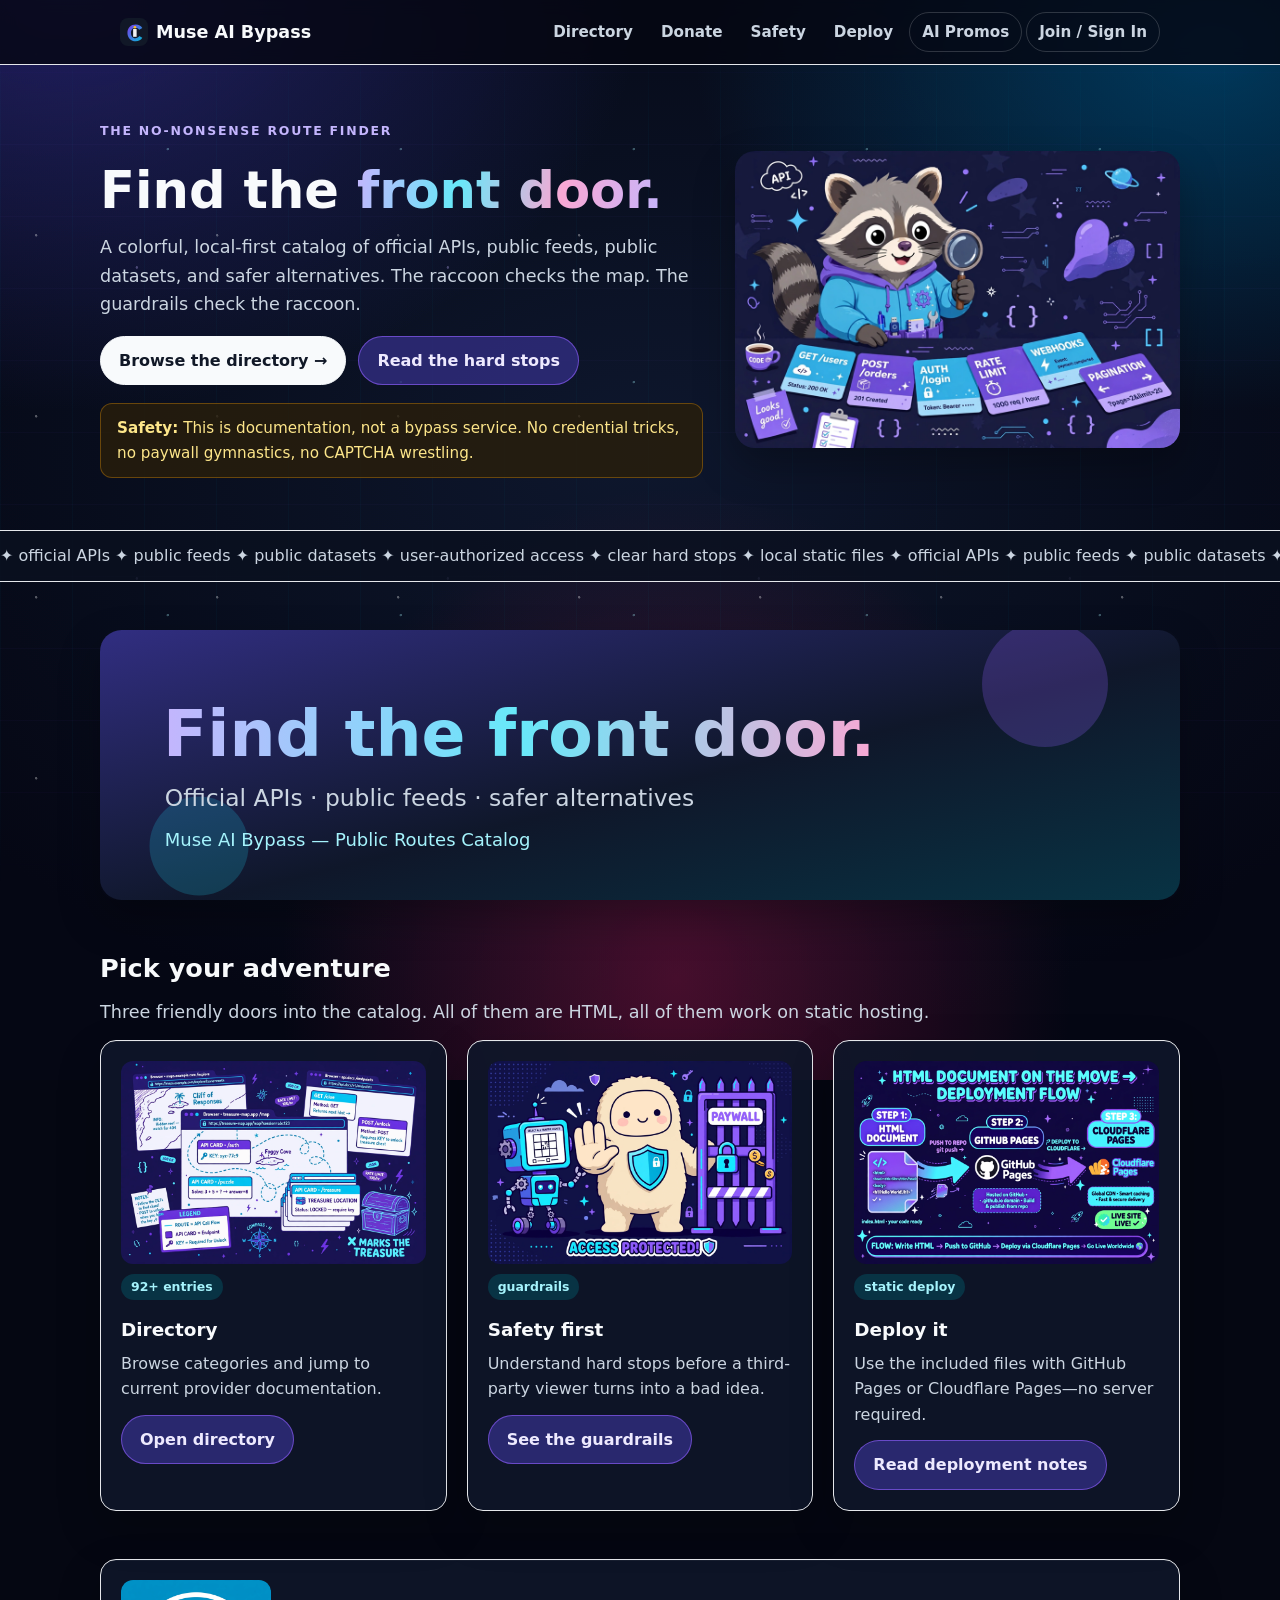
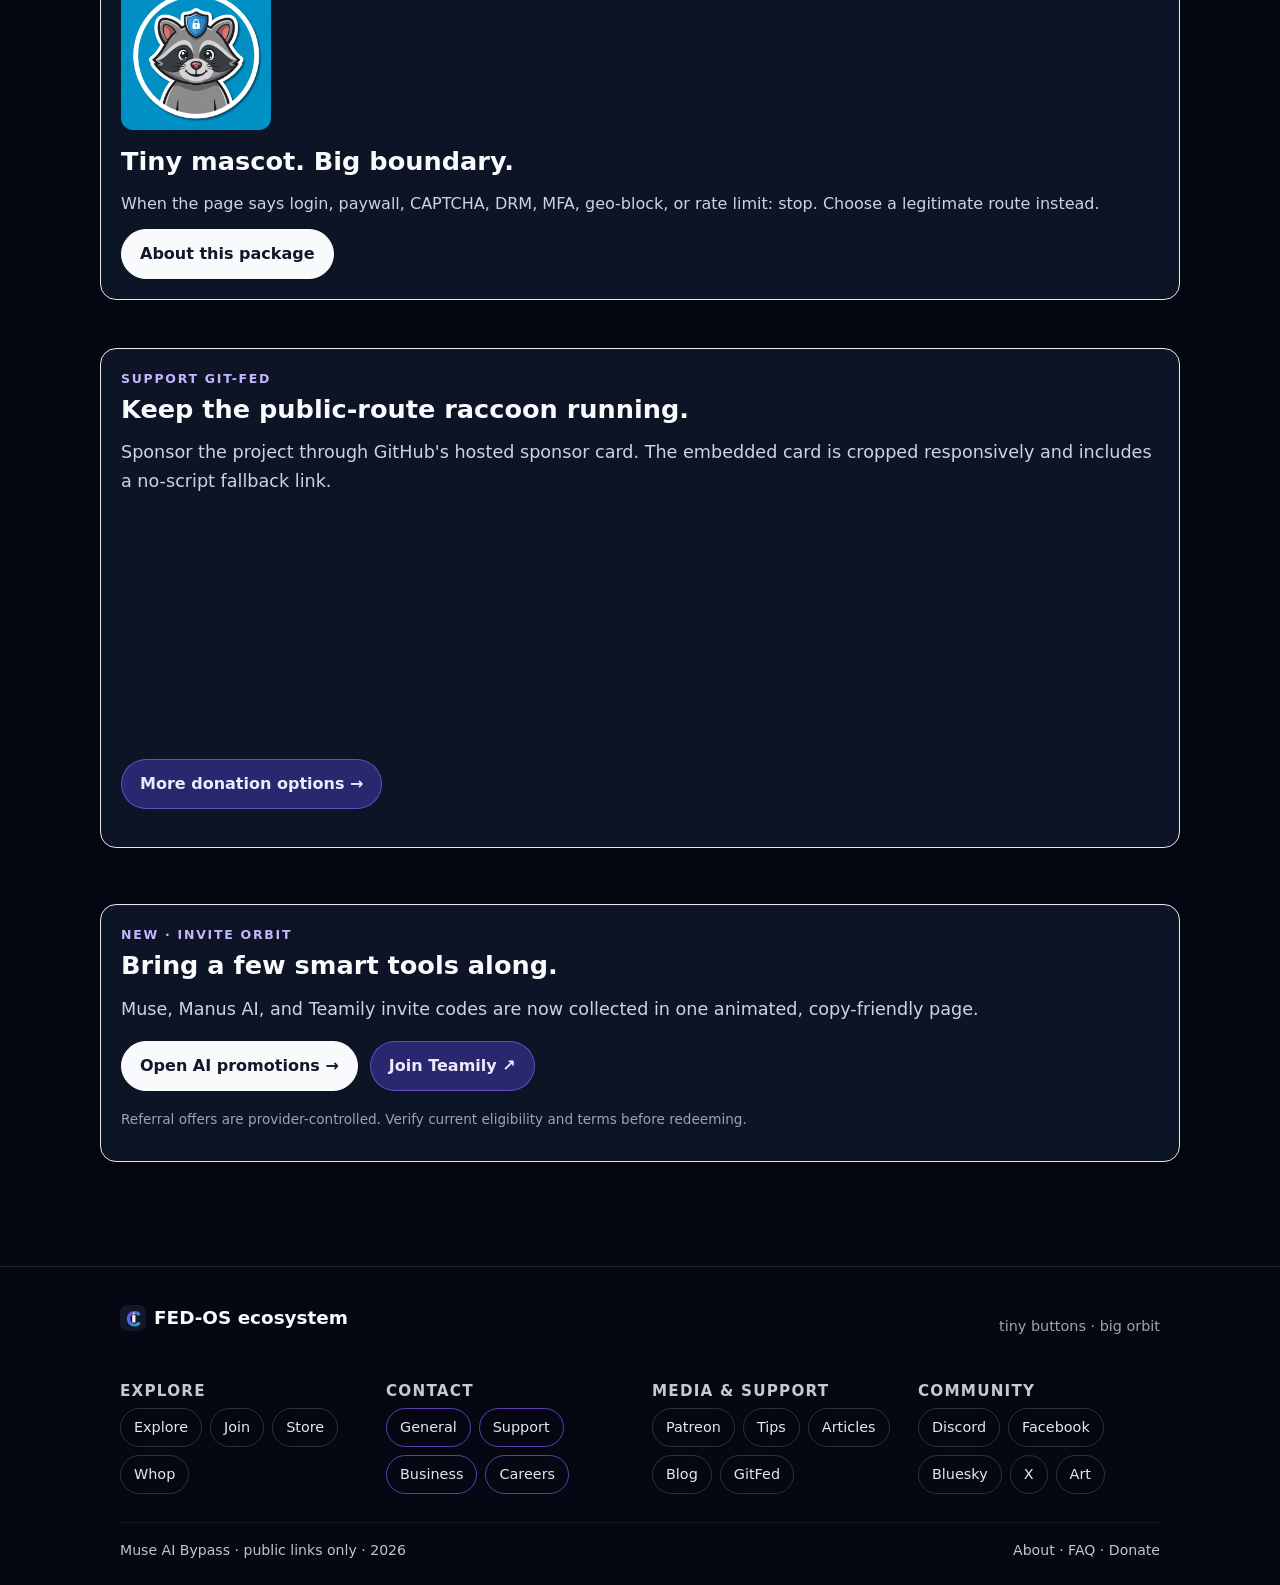
<file: index.html>
<!doctype html>
<html lang="en">
<head>
  <meta charset="utf-8"><meta name="viewport" content="width=device-width, initial-scale=1">
  <meta name="theme-color" content="#101827"><meta name="description" content="A playful documentation catalog of official APIs, public feeds, and safer access alternatives.">
  <link rel="icon" href="favicon.svg" type="image/svg+xml"><link rel="stylesheet" href="site.css"><title>Muse AI Bypass — Public Routes Catalog</title>
</head>
<body>
<nav class="nav"><div class="wrap nav-inner"><a class="brand" href="index.html"><img src="favicon.svg" alt="Symbol logo"> Muse AI Bypass</a><div class="navlinks"><a href="directory.html">Directory</a><a href="donate.html">Donate</a><a href="safety.html">Safety</a><a href="deployment.html">Deploy</a><a class="nav-promo" href="ai-promos.html">AI Promos</a><a class="nav-auth" href="auth.html">Join / Sign In</a></div></div></nav>
<main>
<section class="wrap hero"><div class="reveal"><span class="eyebrow">The no-nonsense route finder</span><h1>Find the <span class="gradient">front door.</span></h1><p class="lede">A colorful, local-first catalog of official APIs, public feeds, public datasets, and safer alternatives. The raccoon checks the map. The guardrails check the raccoon.</p><div class="actions"><a class="btn primary" href="directory.html">Browse the directory →</a><a class="btn accent" href="safety.html">Read the hard stops</a></div><div class="notice"><strong>Safety:</strong> This is documentation, not a bypass service. No credential tricks, no paywall gymnastics, no CAPTCHA wrestling.</div></div><img class="hero-art" src="assets/promo-hero.png" alt="Comical raccoon mascot examining official API cards"></section>
<div class="marquee"><div class="marquee-track">✦ official APIs ✦ public feeds ✦ public datasets ✦ user-authorized access ✦ clear hard stops ✦ local static files ✦ official APIs ✦ public feeds ✦ public datasets ✦ user-authorized access ✦</div></div>
<section class="wrap section"><img class="banner" src="assets/promo-banner.svg" alt="Find the front door promotional banner"></section>
<section class="wrap section"><h2>Pick your adventure</h2><p class="lede">Three friendly doors into the catalog. All of them are HTML, all of them work on static hosting.</p><div class="grid"><article class="card reveal"><img src="assets/promo-catalog.png" alt="Treasure map made from browser windows and API cards"><span class="pill">92+ entries</span><h3>Directory</h3><p>Browse categories and jump to current provider documentation.</p><a class="btn accent" href="directory.html">Open directory</a></article><article class="card reveal"><img src="assets/promo-safety.png" alt="Shield mascot stopping a CAPTCHA robot and paywall gate"><span class="pill">guardrails</span><h3>Safety first</h3><p>Understand hard stops before a third-party viewer turns into a bad idea.</p><a class="btn accent" href="safety.html">See the guardrails</a></article><article class="card reveal"><img src="assets/promo-pipeline.png" alt="HTML document moving between GitHub Pages and Cloudflare Pages"><span class="pill">static deploy</span><h3>Deploy it</h3><p>Use the included files with GitHub Pages or Cloudflare Pages—no server required.</p><a class="btn accent" href="deployment.html">Read deployment notes</a></article></div></section>
<section class="wrap section"><div class="card" style="display:flex;align-items:center;gap:1rem;flex-wrap:wrap"><img src="assets/promo-sticker.png" alt="Privacy raccoon sticker" style="width:150px;height:150px;object-fit:cover"><div><h2 style="margin-top:0">Tiny mascot. Big boundary.</h2><p>When the page says login, paywall, CAPTCHA, DRM, MFA, geo-block, or rate limit: stop. Choose a legitimate route instead.</p><a class="btn primary" href="about.html">About this package</a></div></div></section>
<section class="wrap section"><div class="card"><span class="eyebrow">Support Git-FED</span><h2>Keep the public-route raccoon running.</h2><p class="lede">Sponsor the project through GitHub's hosted sponsor card. The embedded card is cropped responsively and includes a no-script fallback link.</p><div class="gh-sponsor-card"><iframe src="https://github.com/sponsors/Git-FED/card" title="Sponsor Git-FED" width="600" height="225" frameborder="0" scrolling="no" loading="lazy" referrerpolicy="no-referrer-when-downgrade"></iframe><noscript><a href="https://github.com/sponsors/Git-FED">Sponsor Git-FED on GitHub</a></noscript></div><div class="actions"><a class="btn accent" href="donate.html">More donation options →</a></div></div></section>
<section class="wrap section"><div class="card ai-promo-preview"><span class="eyebrow">New · invite orbit</span><h2>Bring a few smart tools along.</h2><p class="lede">Muse, Manus AI, and Teamily invite codes are now collected in one animated, copy-friendly page.</p><div class="actions"><a class="btn primary" href="ai-promos.html">Open AI promotions →</a><a class="btn accent" href="https://teamily.ai/i/2U6Q8D" target="_blank" rel="noopener noreferrer">Join Teamily ↗</a></div><p class="fine-print">Referral offers are provider-controlled. Verify current eligibility and terms before redeeming.</p></div></section>
</main><footer class="site-footer"><div class="wrap footer-shell"><div class="footer-sparkles" aria-hidden="true"></div><div class="footer-head"><a class="footer-brand" href="index.html"><img src="favicon.svg" alt="Symbol logo"> FED-OS ecosystem</a><p class="footer-kicker">tiny buttons · big orbit</p></div><div class="footer-grid"><section class="footer-group"><h3>Explore</h3><div class="footer-buttons"><a class="footer-btn" href="https://www.fedpromptly.org" target="_blank" rel="noopener noreferrer">Explore</a><a class="footer-btn" href="https://www.fedpromptly.com/aid" target="_blank" rel="noopener noreferrer">Join</a><a class="footer-btn" href="https://www.jabburr.com/fed-os" target="_blank" rel="noopener noreferrer">Store</a><a class="footer-btn" href="https://whop.com/fedpromptly/" target="_blank" rel="noopener noreferrer">Whop</a></div></section><section class="footer-group"><h3>Contact</h3><div class="footer-buttons"><a class="footer-btn email" href="mailto:contact@fedpromptly.com">General</a><a class="footer-btn email" href="mailto:support@fedpromptly.com">Support</a><a class="footer-btn email" href="mailto:business@fedpromptly.com">Business</a><a class="footer-btn email" href="mailto:careers@fedpromptly.com">Careers</a></div></section><section class="footer-group"><h3>Media & support</h3><div class="footer-buttons"><a class="footer-btn" href="https://www.patreon.com/c/FEDpromptly" target="_blank" rel="noopener noreferrer">Patreon</a><a class="footer-btn" href="https://buymeacoffee.com/fedpromptly" target="_blank" rel="noopener noreferrer">Tips</a><a class="footer-btn" href="https://substack.com/@fedpromptly" target="_blank" rel="noopener noreferrer">Articles</a><a class="footer-btn" href="https://fedpromptly.wordpress.com/" target="_blank" rel="noopener noreferrer">Blog</a><a class="footer-btn" href="https://gitfed.substack.com/" target="_blank" rel="noopener noreferrer">GitFed</a></div></section><section class="footer-group"><h3>Community</h3><div class="footer-buttons"><a class="footer-btn" href="https://discord.gg/Jm4XStx4Pf" target="_blank" rel="noopener noreferrer">Discord</a><a class="footer-btn" href="https://facebook.com/fedpromptly" target="_blank" rel="noopener noreferrer">Facebook</a><a class="footer-btn" href="https://bsky.app/profile/fed-os.bsky.social" target="_blank" rel="noopener noreferrer">Bluesky</a><a class="footer-btn" href="https://x.com/Fedpromptly" target="_blank" rel="noopener noreferrer">X</a><a class="footer-btn" href="https://www.deviantart.com/fedpromptly" target="_blank" rel="noopener noreferrer">Art</a></div></section></div><div class="footer-bottom"><span>Muse AI Bypass · public links only · <span data-year></span></span><span><a href="about.html">About</a> · <a href="faq.html">FAQ</a> · <a href="donate.html">Donate</a></span></div></div></footer><script src="site.js"></script>
</body></html>
</file>
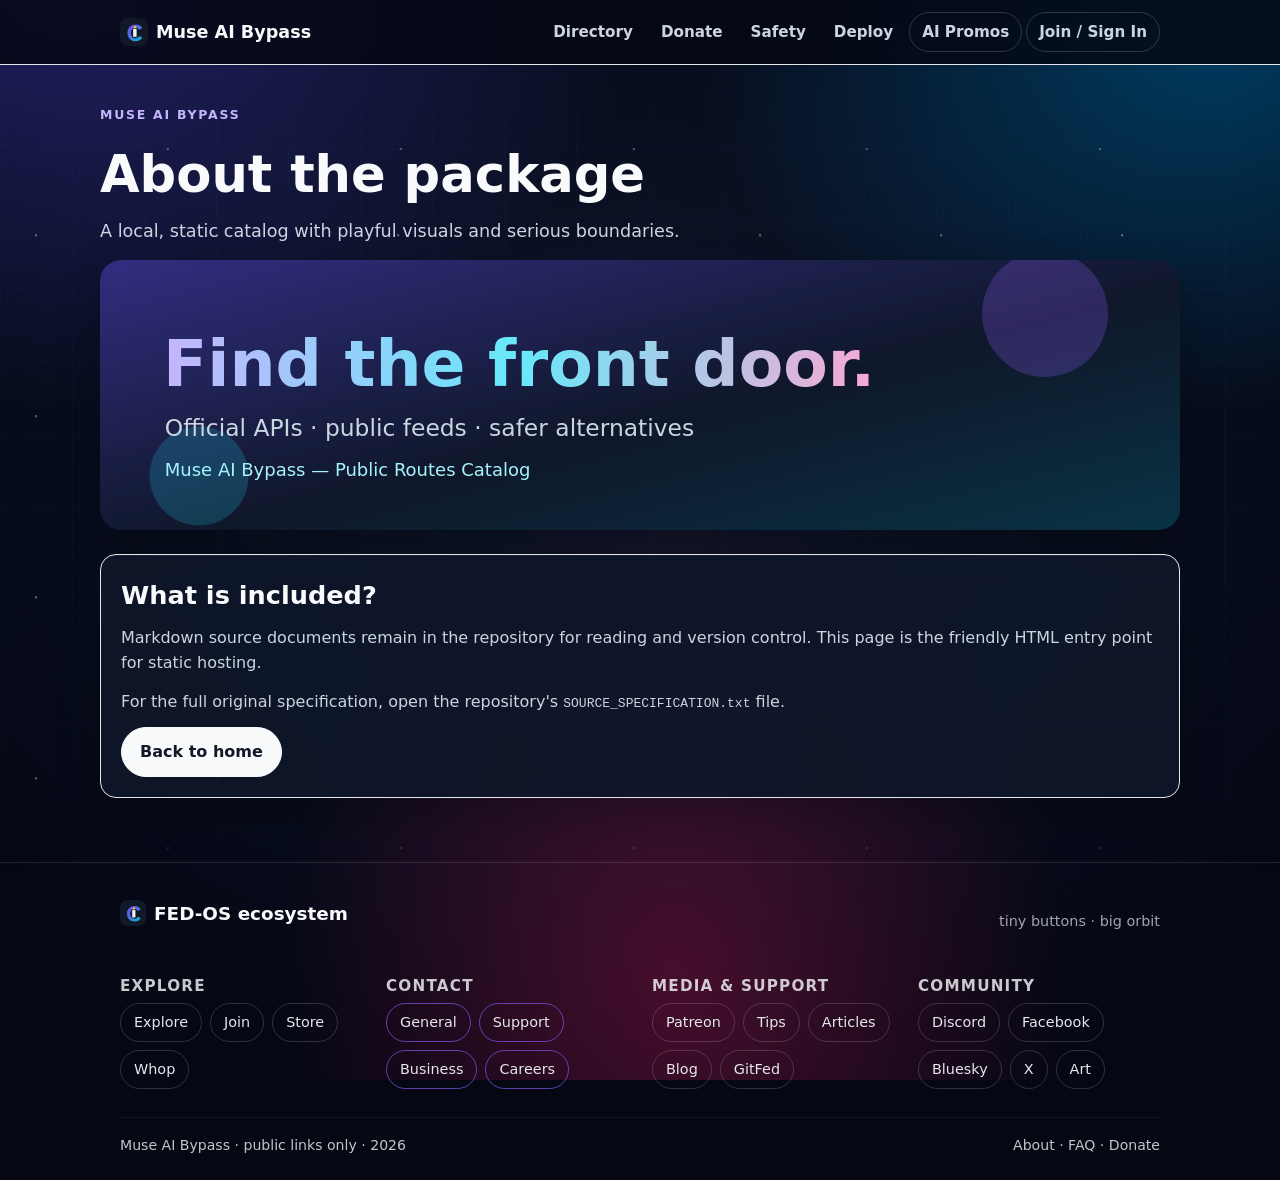
<file: about.html>
<!doctype html><html lang="en"><head><meta charset="utf-8"><meta name="viewport" content="width=device-width, initial-scale=1"><link rel="icon" href="favicon.svg" type="image/svg+xml"><link rel="stylesheet" href="site.css"><title>About the package — Muse AI Bypass</title></head><body><nav class="nav"><div class="wrap nav-inner"><a class="brand" href="index.html"><img src="favicon.svg" alt="Symbol logo"> Muse AI Bypass</a><div class="navlinks"><a href="directory.html">Directory</a><a href="donate.html">Donate</a><a href="safety.html">Safety</a><a href="deployment.html">Deploy</a><a class="nav-promo" href="ai-promos.html">AI Promos</a><a class="nav-auth" href="auth.html">Join / Sign In</a></div></div></nav><main class="wrap section"><span class="eyebrow">Muse AI Bypass</span><h1>About the package</h1><p class="lede">A local, static catalog with playful visuals and serious boundaries.</p><img class="banner" src="assets/promo-banner.svg" alt="Promotional banner"><div class="card" style="margin-top:1.5rem"><h2>What is included?</h2><p>Markdown source documents remain in the repository for reading and version control. This page is the friendly HTML entry point for static hosting.</p><p>For the full original specification, open the repository's <code>SOURCE_SPECIFICATION.txt</code> file.</p><a class="btn primary" href="index.html">Back to home</a></div></main><footer class="site-footer"><div class="wrap footer-shell"><div class="footer-sparkles" aria-hidden="true"></div><div class="footer-head"><a class="footer-brand" href="index.html"><img src="favicon.svg" alt="Symbol logo"> FED-OS ecosystem</a><p class="footer-kicker">tiny buttons · big orbit</p></div><div class="footer-grid"><section class="footer-group"><h3>Explore</h3><div class="footer-buttons"><a class="footer-btn" href="https://www.fedpromptly.org" target="_blank" rel="noopener noreferrer">Explore</a><a class="footer-btn" href="https://www.fedpromptly.com/aid" target="_blank" rel="noopener noreferrer">Join</a><a class="footer-btn" href="https://www.jabburr.com/fed-os" target="_blank" rel="noopener noreferrer">Store</a><a class="footer-btn" href="https://whop.com/fedpromptly/" target="_blank" rel="noopener noreferrer">Whop</a></div></section><section class="footer-group"><h3>Contact</h3><div class="footer-buttons"><a class="footer-btn email" href="mailto:contact@fedpromptly.com">General</a><a class="footer-btn email" href="mailto:support@fedpromptly.com">Support</a><a class="footer-btn email" href="mailto:business@fedpromptly.com">Business</a><a class="footer-btn email" href="mailto:careers@fedpromptly.com">Careers</a></div></section><section class="footer-group"><h3>Media & support</h3><div class="footer-buttons"><a class="footer-btn" href="https://www.patreon.com/c/FEDpromptly" target="_blank" rel="noopener noreferrer">Patreon</a><a class="footer-btn" href="https://buymeacoffee.com/fedpromptly" target="_blank" rel="noopener noreferrer">Tips</a><a class="footer-btn" href="https://substack.com/@fedpromptly" target="_blank" rel="noopener noreferrer">Articles</a><a class="footer-btn" href="https://fedpromptly.wordpress.com/" target="_blank" rel="noopener noreferrer">Blog</a><a class="footer-btn" href="https://gitfed.substack.com/" target="_blank" rel="noopener noreferrer">GitFed</a></div></section><section class="footer-group"><h3>Community</h3><div class="footer-buttons"><a class="footer-btn" href="https://discord.gg/Jm4XStx4Pf" target="_blank" rel="noopener noreferrer">Discord</a><a class="footer-btn" href="https://facebook.com/fedpromptly" target="_blank" rel="noopener noreferrer">Facebook</a><a class="footer-btn" href="https://bsky.app/profile/fed-os.bsky.social" target="_blank" rel="noopener noreferrer">Bluesky</a><a class="footer-btn" href="https://x.com/Fedpromptly" target="_blank" rel="noopener noreferrer">X</a><a class="footer-btn" href="https://www.deviantart.com/fedpromptly" target="_blank" rel="noopener noreferrer">Art</a></div></section></div><div class="footer-bottom"><span>Muse AI Bypass · public links only · <span data-year></span></span><span><a href="about.html">About</a> · <a href="faq.html">FAQ</a> · <a href="donate.html">Donate</a></span></div></div></footer><script src="site.js"></script></body></html>
</file>
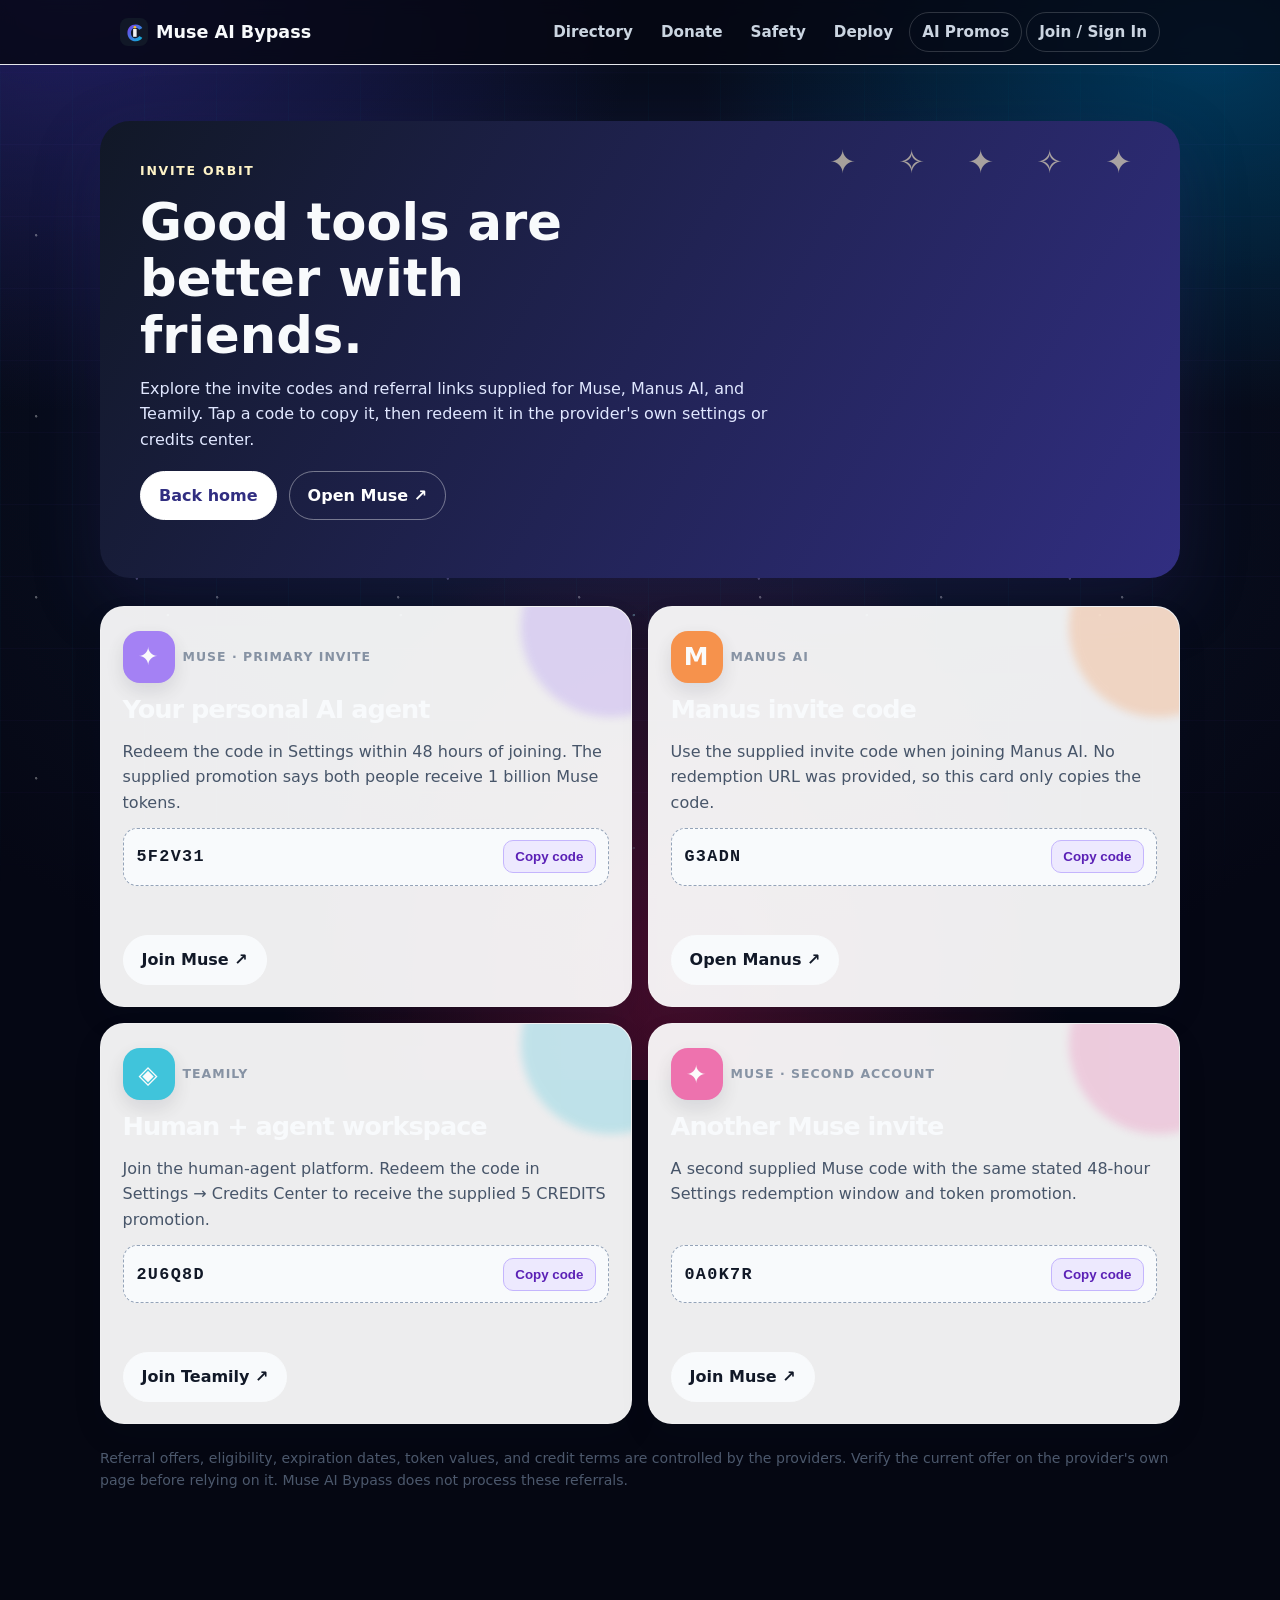
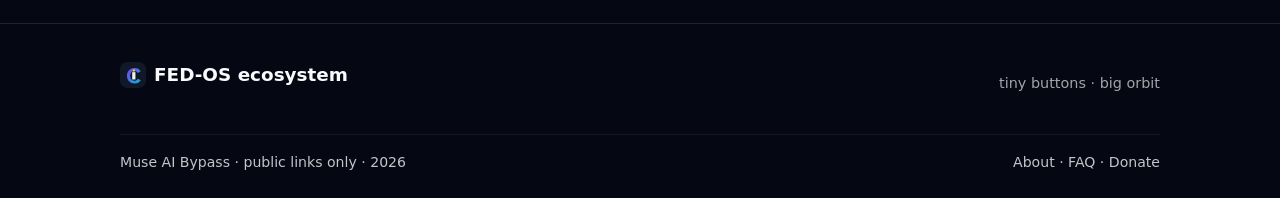
<file: ai-promos.html>
<!doctype html>
<html lang="en">
<head>
  <meta charset="utf-8"><meta name="viewport" content="width=device-width, initial-scale=1">
  <meta name="theme-color" content="#101827">
  <link rel="icon" href="favicon.svg" type="image/svg+xml"><link rel="stylesheet" href="site.css">
  <title>AI Promos — Muse AI Bypass</title>
  <style>
    .promo-page { padding:3.5rem 0 4rem; }
    .promo-hero { position:relative; overflow:hidden; padding:2.5rem; border-radius:30px; color:#fff; background:linear-gradient(120deg,#111827,#312e81,#0891b2,#be185d); background-size:300% 300%; animation:promoFlow 12s ease infinite; box-shadow:0 24px 70px #312e8138; }
    .promo-hero:after { content:"✦  ✧  ✦  ✧  ✦"; position:absolute; right:2rem; top:1rem; color:#fef3c7; font-size:2rem; letter-spacing:1rem; opacity:.6; animation:promoTwinkle 3s ease-in-out infinite alternate; }
    .promo-hero h1 { max-width:12ch; margin:.8rem 0; }
    .promo-hero p { max-width:62ch; color:#e0e7ff; }
    .promo-grid { display:grid; grid-template-columns:repeat(2,1fr); gap:1rem; margin-top:1.5rem; }
    .promo-card { position:relative; overflow:hidden; display:flex; flex-direction:column; min-height:290px; padding:1.35rem; border:1px solid #ffffff2b; border-radius:24px; background:#ffffffed; box-shadow:0 14px 32px #0f172a12; transition:transform .25s ease, box-shadow .25s ease; }
    .promo-card:before { content:""; position:absolute; width:180px; height:180px; right:-70px; top:-70px; border-radius:50%; background:var(--promo-accent,#8b5cf6); opacity:.2; filter:blur(4px); }
    .promo-card:hover { transform:translateY(-8px) rotate(-.5deg); box-shadow:0 24px 48px #312e8230; }
    .promo-card h2 { position:relative; margin:.2rem 0 .4rem; letter-spacing:-.04em; }
    .promo-card p { position:relative; color:#475569; }
    .promo-meta { display:flex; align-items:center; gap:.5rem; color:#64748b; font-size:.78rem; font-weight:800; text-transform:uppercase; letter-spacing:.08em; }
    .promo-icon { display:grid; place-items:center; width:52px; height:52px; border-radius:17px; background:var(--promo-accent,#8b5cf6); color:#fff; font-size:1.55rem; box-shadow:0 8px 20px #0f172a25; animation:promoBob 4s ease-in-out infinite; }
    .promo-code { position:relative; display:flex; align-items:center; justify-content:space-between; gap:.5rem; margin-top:auto; padding:.7rem .8rem; border:1px dashed #94a3b8; border-radius:14px; background:#f8fafc; }
    .promo-code code { color:#111827; font:800 1.05rem ui-monospace, SFMono-Regular, Menlo, monospace; letter-spacing:.08em; }
    .copy-code { cursor:pointer; border:1px solid #c4b5fd; border-radius:10px; padding:.5rem .7rem; color:#5b21b6; background:#ede9fe; font-weight:850; }
    .copy-code:hover { background:#ddd6fe; }
    .promo-actions { display:flex; flex-wrap:wrap; gap:.6rem; margin-top:1rem; }
    .promo-disclaimer { margin-top:1.4rem; color:#64748b; font-size:.88rem; }
    .copy-status { min-height:1.3em; margin:.4rem 0 0; color:#047857; font-size:.82rem; font-weight:750; }
    @keyframes promoFlow { 0%,100%{background-position:0 50%} 50%{background-position:100% 50%} }
    @keyframes promoTwinkle { from{transform:translateY(0) rotate(-4deg);opacity:.35} to{transform:translateY(8px) rotate(4deg);opacity:.9} }
    @keyframes promoBob { 0%,100%{transform:translateY(0)} 50%{transform:translateY(-5px)} }
    @media (max-width:800px) { .promo-grid { grid-template-columns:1fr; } .promo-hero { padding:1.7rem; } }
    @media (prefers-reduced-motion:reduce) { .promo-hero,.promo-hero:after,.promo-icon { animation:none; } .promo-card { transition:none; } .promo-card:hover { transform:none; } }
  </style>
</head>
<body>
  <nav class="nav"><div class="wrap nav-inner"><a class="brand" href="index.html"><img src="favicon.svg" alt="Symbol logo"> Muse AI Bypass</a><div class="navlinks"><a href="directory.html">Directory</a><a href="donate.html">Donate</a><a href="safety.html">Safety</a><a href="deployment.html">Deploy</a><a class="nav-promo" href="ai-promos.html" aria-current="page">AI Promos</a><a class="nav-auth" href="auth.html">Join / Sign In</a></div></div></nav>
  <main class="wrap promo-page">
    <section class="promo-hero"><span class="eyebrow" style="color:#fef3c7">Invite orbit</span><h1>Good tools are better with friends.</h1><p>Explore the invite codes and referral links supplied for Muse, Manus AI, and Teamily. Tap a code to copy it, then redeem it in the provider's own settings or credits center.</p><div class="actions"><a class="btn" style="background:#fff;color:#312e81;border-color:#fff" href="index.html">Back home</a><a class="btn" style="color:#fff;border-color:#ffffff66" href="https://muse.ai/join" target="_blank" rel="noopener noreferrer">Open Muse ↗</a></div></section>
    <section class="promo-grid">
      <article class="promo-card" style="--promo-accent:#8b5cf6"><div class="promo-meta"><span class="promo-icon">✦</span> Muse · primary invite</div><h2>Your personal AI agent</h2><p>Redeem the code in Settings within 48 hours of joining. The supplied promotion says both people receive 1 billion Muse tokens.</p><div class="promo-code"><code>5F2V31</code><button class="copy-code" type="button" data-copy="5F2V31">Copy code</button></div><p class="copy-status" aria-live="polite"></p><div class="promo-actions"><a class="btn primary" href="https://muse.ai/join" target="_blank" rel="noopener noreferrer">Join Muse ↗</a></div></article>
      <article class="promo-card" style="--promo-accent:#f97316"><div class="promo-meta"><span class="promo-icon">M</span> Manus AI</div><h2>Manus invite code</h2><p>Use the supplied invite code when joining Manus AI. No redemption URL was provided, so this card only copies the code.</p><div class="promo-code"><code>G3ADN</code><button class="copy-code" type="button" data-copy="G3ADN">Copy code</button></div><p class="copy-status" aria-live="polite"></p><div class="promo-actions"><a class="btn primary" href="https://manus.im" target="_blank" rel="noopener noreferrer">Open Manus ↗</a></div></article>
      <article class="promo-card" style="--promo-accent:#06b6d4"><div class="promo-meta"><span class="promo-icon">◈</span> Teamily</div><h2>Human + agent workspace</h2><p>Join the human-agent platform. Redeem the code in Settings → Credits Center to receive the supplied 5 CREDITS promotion.</p><div class="promo-code"><code>2U6Q8D</code><button class="copy-code" type="button" data-copy="2U6Q8D">Copy code</button></div><p class="copy-status" aria-live="polite"></p><div class="promo-actions"><a class="btn primary" href="https://teamily.ai/i/2U6Q8D" target="_blank" rel="noopener noreferrer">Join Teamily ↗</a></div></article>
      <article class="promo-card" style="--promo-accent:#ec4899"><div class="promo-meta"><span class="promo-icon">✦</span> Muse · second account</div><h2>Another Muse invite</h2><p>A second supplied Muse code with the same stated 48-hour Settings redemption window and token promotion.</p><div class="promo-code"><code>0A0K7R</code><button class="copy-code" type="button" data-copy="0A0K7R">Copy code</button></div><p class="copy-status" aria-live="polite"></p><div class="promo-actions"><a class="btn primary" href="https://muse.ai/join" target="_blank" rel="noopener noreferrer">Join Muse ↗</a></div></article>
    </section>
    <p class="promo-disclaimer">Referral offers, eligibility, expiration dates, token values, and credit terms are controlled by the providers. Verify the current offer on the provider's own page before relying on it. Muse AI Bypass does not process these referrals.</p>
  </main>
  <footer class="site-footer"><div class="wrap footer-shell"><div class="footer-sparkles" aria-hidden="true"></div><div class="footer-head"><a class="footer-brand" href="index.html"><img src="favicon.svg" alt="Symbol logo"> FED-OS ecosystem</a><p class="footer-kicker">tiny buttons · big orbit</p></div><div class="footer-bottom"><span>Muse AI Bypass · public links only · <span data-year></span></span><span><a href="about.html">About</a> · <a href="faq.html">FAQ</a> · <a href="donate.html">Donate</a></span></div></div></footer>
  <script src="site.js"></script>
  <script>
    document.querySelectorAll('[data-copy]').forEach(function(button) {
      button.addEventListener('click', async function() {
        var code = button.getAttribute('data-copy');
        var status = button.closest('.promo-card').querySelector('.copy-status');
        try { await navigator.clipboard.writeText(code); status.textContent = 'Copied ' + code + ' — paste it in the provider settings.'; button.textContent = 'Copied'; }
        catch (e) { status.textContent = 'Copy unavailable. Select this code manually: ' + code; }
        setTimeout(function(){ button.textContent = 'Copy code'; }, 1800);
      });
    });
  </script>
</body>
</html>
</file>
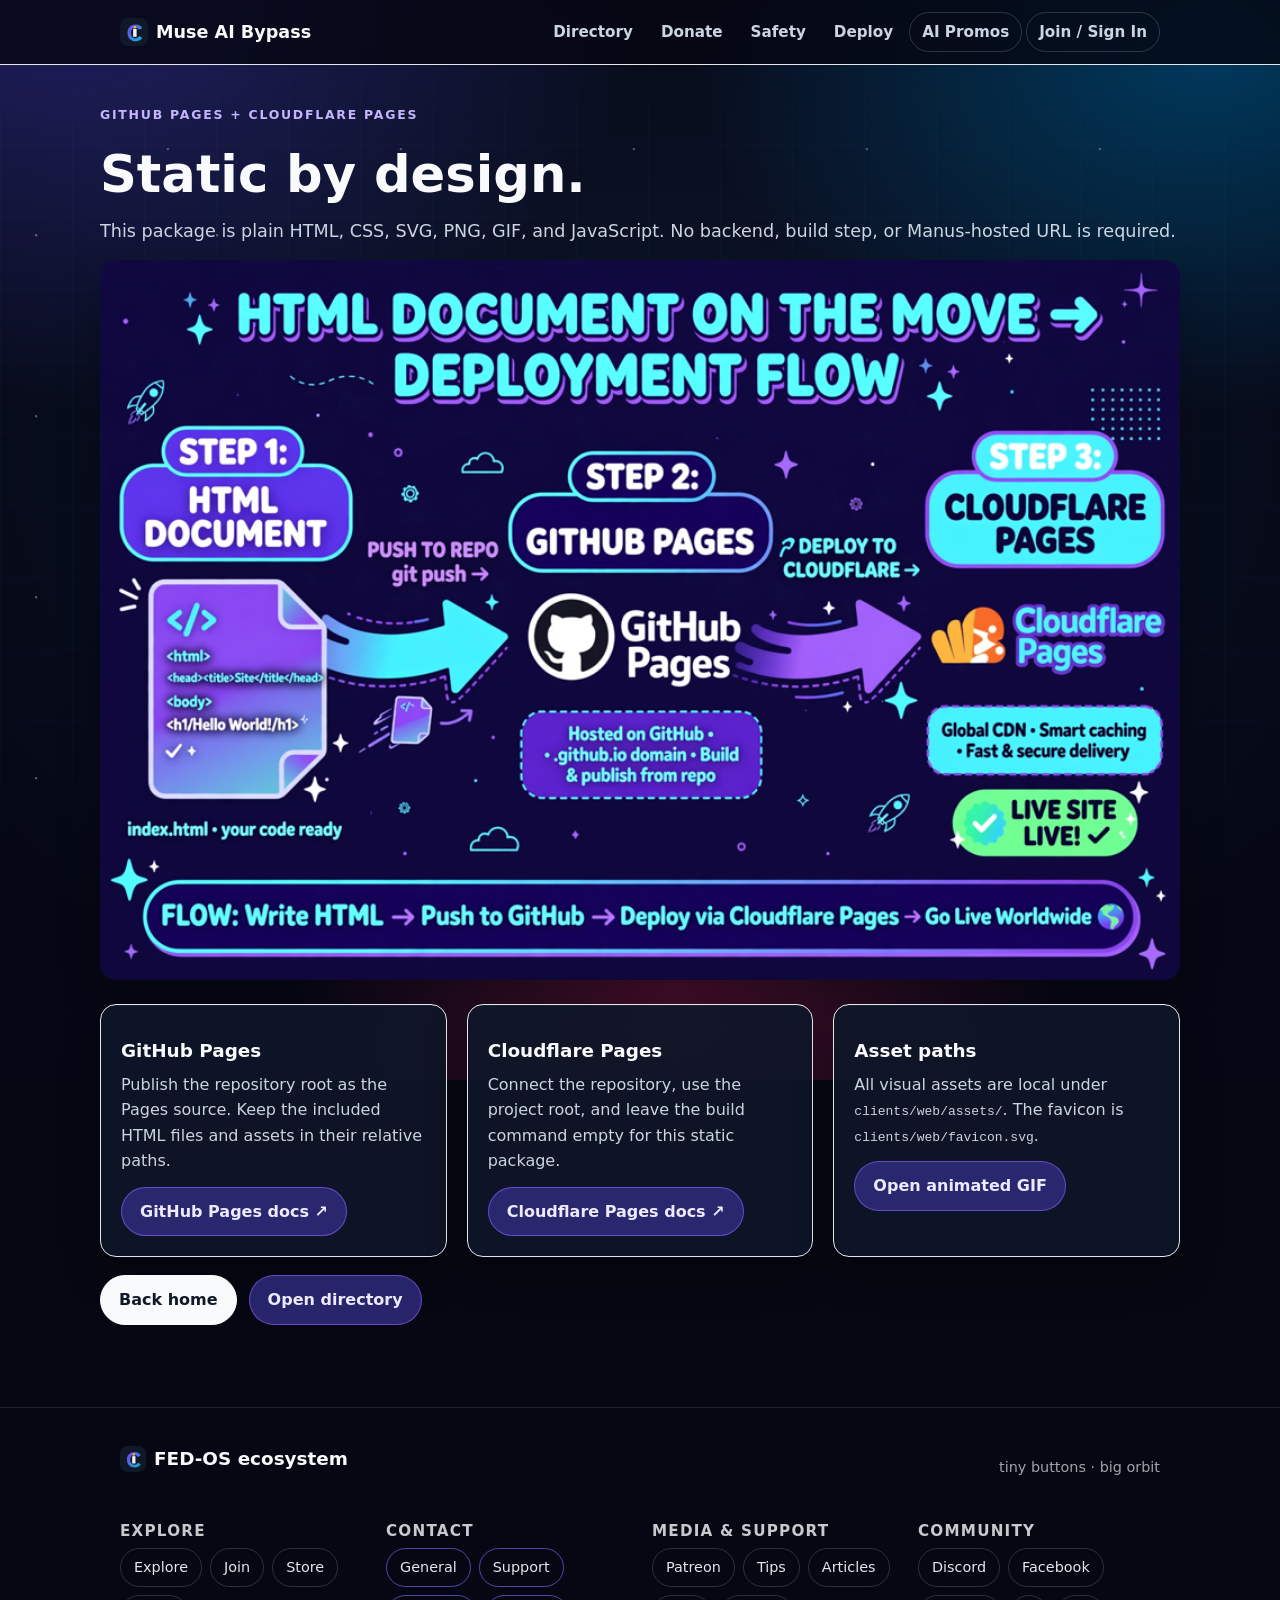
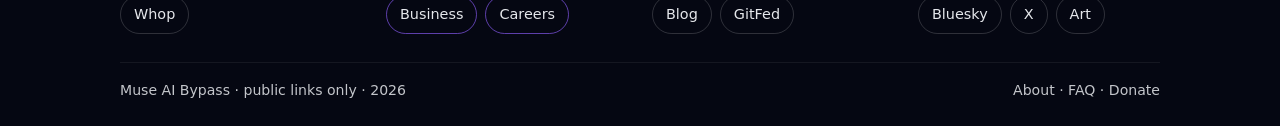
<file: deployment.html>
<!doctype html><html lang="en"><head><meta charset="utf-8"><meta name="viewport" content="width=device-width, initial-scale=1"><link rel="icon" href="favicon.svg" type="image/svg+xml"><link rel="stylesheet" href="site.css"><title>Deployment — Muse AI Bypass</title></head><body><nav class="nav"><div class="wrap nav-inner"><a class="brand" href="index.html"><img src="favicon.svg" alt="Symbol logo"> Muse AI Bypass</a><div class="navlinks"><a href="directory.html">Directory</a><a href="donate.html">Donate</a><a href="safety.html">Safety</a><a href="deployment.html">Deploy</a><a class="nav-promo" href="ai-promos.html">AI Promos</a><a class="nav-auth" href="auth.html">Join / Sign In</a></div></div></nav><main class="wrap section"><span class="eyebrow">GitHub Pages + Cloudflare Pages</span><h1>Static by design.</h1><p class="lede">This package is plain HTML, CSS, SVG, PNG, GIF, and JavaScript. No backend, build step, or Manus-hosted URL is required.</p><img class="banner" src="assets/promo-pipeline.png" alt="HTML document moving between GitHub Pages and Cloudflare Pages"><div class="grid" style="margin-top:1.5rem"><article class="card"><h3>GitHub Pages</h3><p>Publish the repository root as the Pages source. Keep the included HTML files and assets in their relative paths.</p><a class="btn accent" href="https://docs.github.com/pages" target="_blank" rel="noopener">GitHub Pages docs ↗</a></article><article class="card"><h3>Cloudflare Pages</h3><p>Connect the repository, use the project root, and leave the build command empty for this static package.</p><a class="btn accent" href="https://developers.cloudflare.com/pages/" target="_blank" rel="noopener">Cloudflare Pages docs ↗</a></article><article class="card"><h3>Asset paths</h3><p>All visual assets are local under <code>clients/web/assets/</code>. The favicon is <code>clients/web/favicon.svg</code>.</p><a class="btn accent" href="assets/animated-promo.gif">Open animated GIF</a></article></div><div class="actions"><a class="btn primary" href="index.html">Back home</a><a class="btn accent" href="directory.html">Open directory</a></div></main><footer class="site-footer"><div class="wrap footer-shell"><div class="footer-sparkles" aria-hidden="true"></div><div class="footer-head"><a class="footer-brand" href="index.html"><img src="favicon.svg" alt="Symbol logo"> FED-OS ecosystem</a><p class="footer-kicker">tiny buttons · big orbit</p></div><div class="footer-grid"><section class="footer-group"><h3>Explore</h3><div class="footer-buttons"><a class="footer-btn" href="https://www.fedpromptly.org" target="_blank" rel="noopener noreferrer">Explore</a><a class="footer-btn" href="https://www.fedpromptly.com/aid" target="_blank" rel="noopener noreferrer">Join</a><a class="footer-btn" href="https://www.jabburr.com/fed-os" target="_blank" rel="noopener noreferrer">Store</a><a class="footer-btn" href="https://whop.com/fedpromptly/" target="_blank" rel="noopener noreferrer">Whop</a></div></section><section class="footer-group"><h3>Contact</h3><div class="footer-buttons"><a class="footer-btn email" href="mailto:contact@fedpromptly.com">General</a><a class="footer-btn email" href="mailto:support@fedpromptly.com">Support</a><a class="footer-btn email" href="mailto:business@fedpromptly.com">Business</a><a class="footer-btn email" href="mailto:careers@fedpromptly.com">Careers</a></div></section><section class="footer-group"><h3>Media & support</h3><div class="footer-buttons"><a class="footer-btn" href="https://www.patreon.com/c/FEDpromptly" target="_blank" rel="noopener noreferrer">Patreon</a><a class="footer-btn" href="https://buymeacoffee.com/fedpromptly" target="_blank" rel="noopener noreferrer">Tips</a><a class="footer-btn" href="https://substack.com/@fedpromptly" target="_blank" rel="noopener noreferrer">Articles</a><a class="footer-btn" href="https://fedpromptly.wordpress.com/" target="_blank" rel="noopener noreferrer">Blog</a><a class="footer-btn" href="https://gitfed.substack.com/" target="_blank" rel="noopener noreferrer">GitFed</a></div></section><section class="footer-group"><h3>Community</h3><div class="footer-buttons"><a class="footer-btn" href="https://discord.gg/Jm4XStx4Pf" target="_blank" rel="noopener noreferrer">Discord</a><a class="footer-btn" href="https://facebook.com/fedpromptly" target="_blank" rel="noopener noreferrer">Facebook</a><a class="footer-btn" href="https://bsky.app/profile/fed-os.bsky.social" target="_blank" rel="noopener noreferrer">Bluesky</a><a class="footer-btn" href="https://x.com/Fedpromptly" target="_blank" rel="noopener noreferrer">X</a><a class="footer-btn" href="https://www.deviantart.com/fedpromptly" target="_blank" rel="noopener noreferrer">Art</a></div></section></div><div class="footer-bottom"><span>Muse AI Bypass · public links only · <span data-year></span></span><span><a href="about.html">About</a> · <a href="faq.html">FAQ</a> · <a href="donate.html">Donate</a></span></div></div></footer><script src="site.js"></script></body></html>
</file>
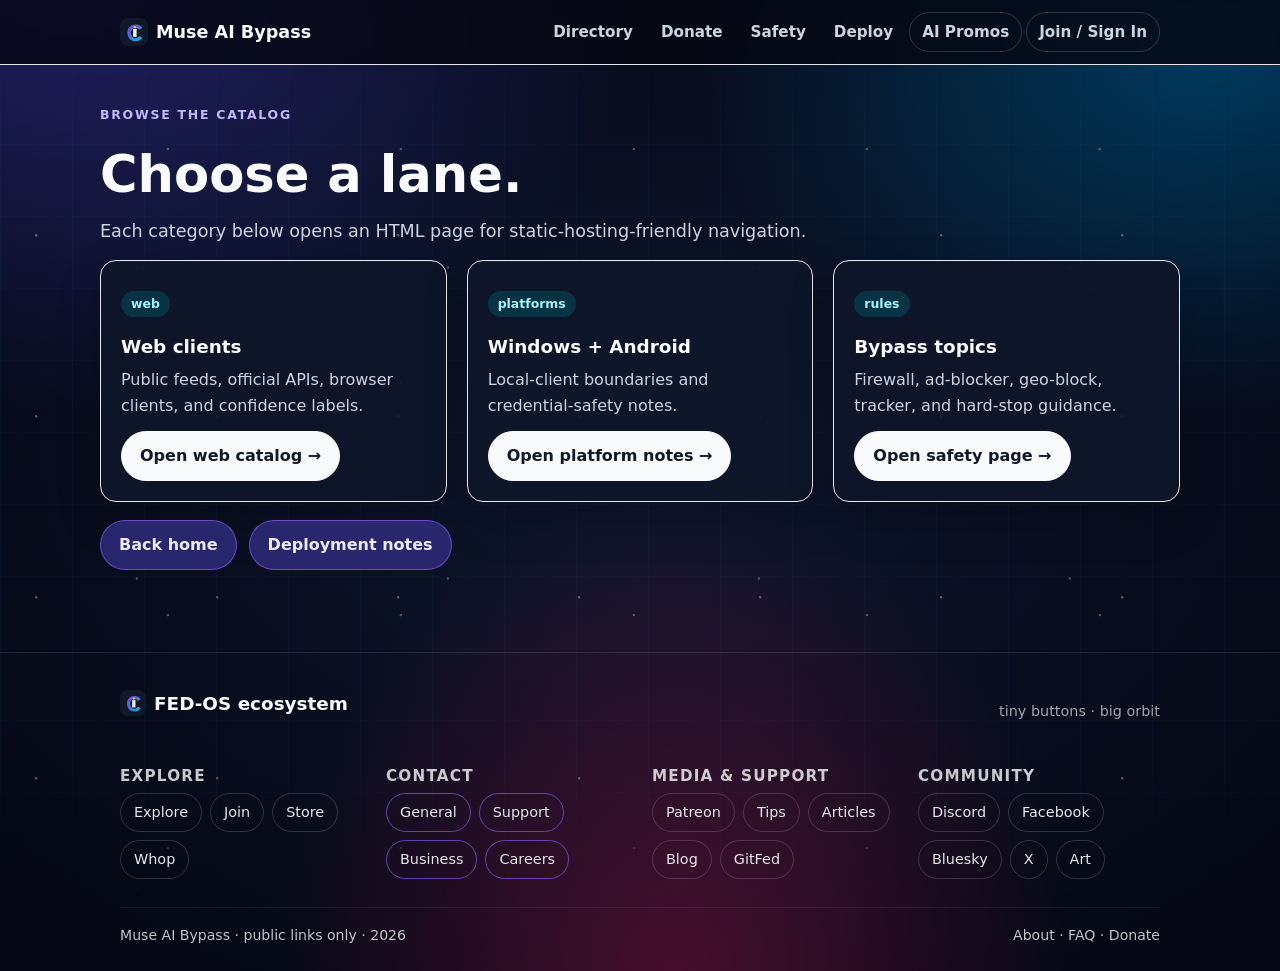
<file: directory.html>
<!doctype html><html lang="en"><head><meta charset="utf-8"><meta name="viewport" content="width=device-width, initial-scale=1"><link rel="icon" href="favicon.svg" type="image/svg+xml"><link rel="stylesheet" href="site.css"><title>Directory — Muse AI Bypass</title></head><body><nav class="nav"><div class="wrap nav-inner"><a class="brand" href="index.html"><img src="favicon.svg" alt="Symbol logo"> Muse AI Bypass</a><div class="navlinks"><a href="directory.html">Directory</a><a href="donate.html">Donate</a><a href="safety.html">Safety</a><a href="deployment.html">Deploy</a><a class="nav-promo" href="ai-promos.html">AI Promos</a><a class="nav-auth" href="auth.html">Join / Sign In</a></div></div></nav><main class="wrap section"><span class="eyebrow">Browse the catalog</span><h1>Choose a lane.</h1><p class="lede">Each category below opens an HTML page for static-hosting-friendly navigation.</p><div class="grid"><article class="card"><span class="pill">web</span><h3>Web clients</h3><p>Public feeds, official APIs, browser clients, and confidence labels.</p><a class="btn primary" href="web.html">Open web catalog →</a></article><article class="card"><span class="pill">platforms</span><h3>Windows + Android</h3><p>Local-client boundaries and credential-safety notes.</p><a class="btn primary" href="platforms.html">Open platform notes →</a></article><article class="card"><span class="pill">rules</span><h3>Bypass topics</h3><p>Firewall, ad-blocker, geo-block, tracker, and hard-stop guidance.</p><a class="btn primary" href="safety.html">Open safety page →</a></article></div><div class="actions"><a class="btn accent" href="index.html">Back home</a><a class="btn accent" href="deployment.html">Deployment notes</a></div></main><footer class="site-footer"><div class="wrap footer-shell"><div class="footer-sparkles" aria-hidden="true"></div><div class="footer-head"><a class="footer-brand" href="index.html"><img src="favicon.svg" alt="Symbol logo"> FED-OS ecosystem</a><p class="footer-kicker">tiny buttons · big orbit</p></div><div class="footer-grid"><section class="footer-group"><h3>Explore</h3><div class="footer-buttons"><a class="footer-btn" href="https://www.fedpromptly.org" target="_blank" rel="noopener noreferrer">Explore</a><a class="footer-btn" href="https://www.fedpromptly.com/aid" target="_blank" rel="noopener noreferrer">Join</a><a class="footer-btn" href="https://www.jabburr.com/fed-os" target="_blank" rel="noopener noreferrer">Store</a><a class="footer-btn" href="https://whop.com/fedpromptly/" target="_blank" rel="noopener noreferrer">Whop</a></div></section><section class="footer-group"><h3>Contact</h3><div class="footer-buttons"><a class="footer-btn email" href="mailto:contact@fedpromptly.com">General</a><a class="footer-btn email" href="mailto:support@fedpromptly.com">Support</a><a class="footer-btn email" href="mailto:business@fedpromptly.com">Business</a><a class="footer-btn email" href="mailto:careers@fedpromptly.com">Careers</a></div></section><section class="footer-group"><h3>Media & support</h3><div class="footer-buttons"><a class="footer-btn" href="https://www.patreon.com/c/FEDpromptly" target="_blank" rel="noopener noreferrer">Patreon</a><a class="footer-btn" href="https://buymeacoffee.com/fedpromptly" target="_blank" rel="noopener noreferrer">Tips</a><a class="footer-btn" href="https://substack.com/@fedpromptly" target="_blank" rel="noopener noreferrer">Articles</a><a class="footer-btn" href="https://fedpromptly.wordpress.com/" target="_blank" rel="noopener noreferrer">Blog</a><a class="footer-btn" href="https://gitfed.substack.com/" target="_blank" rel="noopener noreferrer">GitFed</a></div></section><section class="footer-group"><h3>Community</h3><div class="footer-buttons"><a class="footer-btn" href="https://discord.gg/Jm4XStx4Pf" target="_blank" rel="noopener noreferrer">Discord</a><a class="footer-btn" href="https://facebook.com/fedpromptly" target="_blank" rel="noopener noreferrer">Facebook</a><a class="footer-btn" href="https://bsky.app/profile/fed-os.bsky.social" target="_blank" rel="noopener noreferrer">Bluesky</a><a class="footer-btn" href="https://x.com/Fedpromptly" target="_blank" rel="noopener noreferrer">X</a><a class="footer-btn" href="https://www.deviantart.com/fedpromptly" target="_blank" rel="noopener noreferrer">Art</a></div></section></div><div class="footer-bottom"><span>Muse AI Bypass · public links only · <span data-year></span></span><span><a href="about.html">About</a> · <a href="faq.html">FAQ</a> · <a href="donate.html">Donate</a></span></div></div></footer><script src="site.js"></script></body></html>
</file>
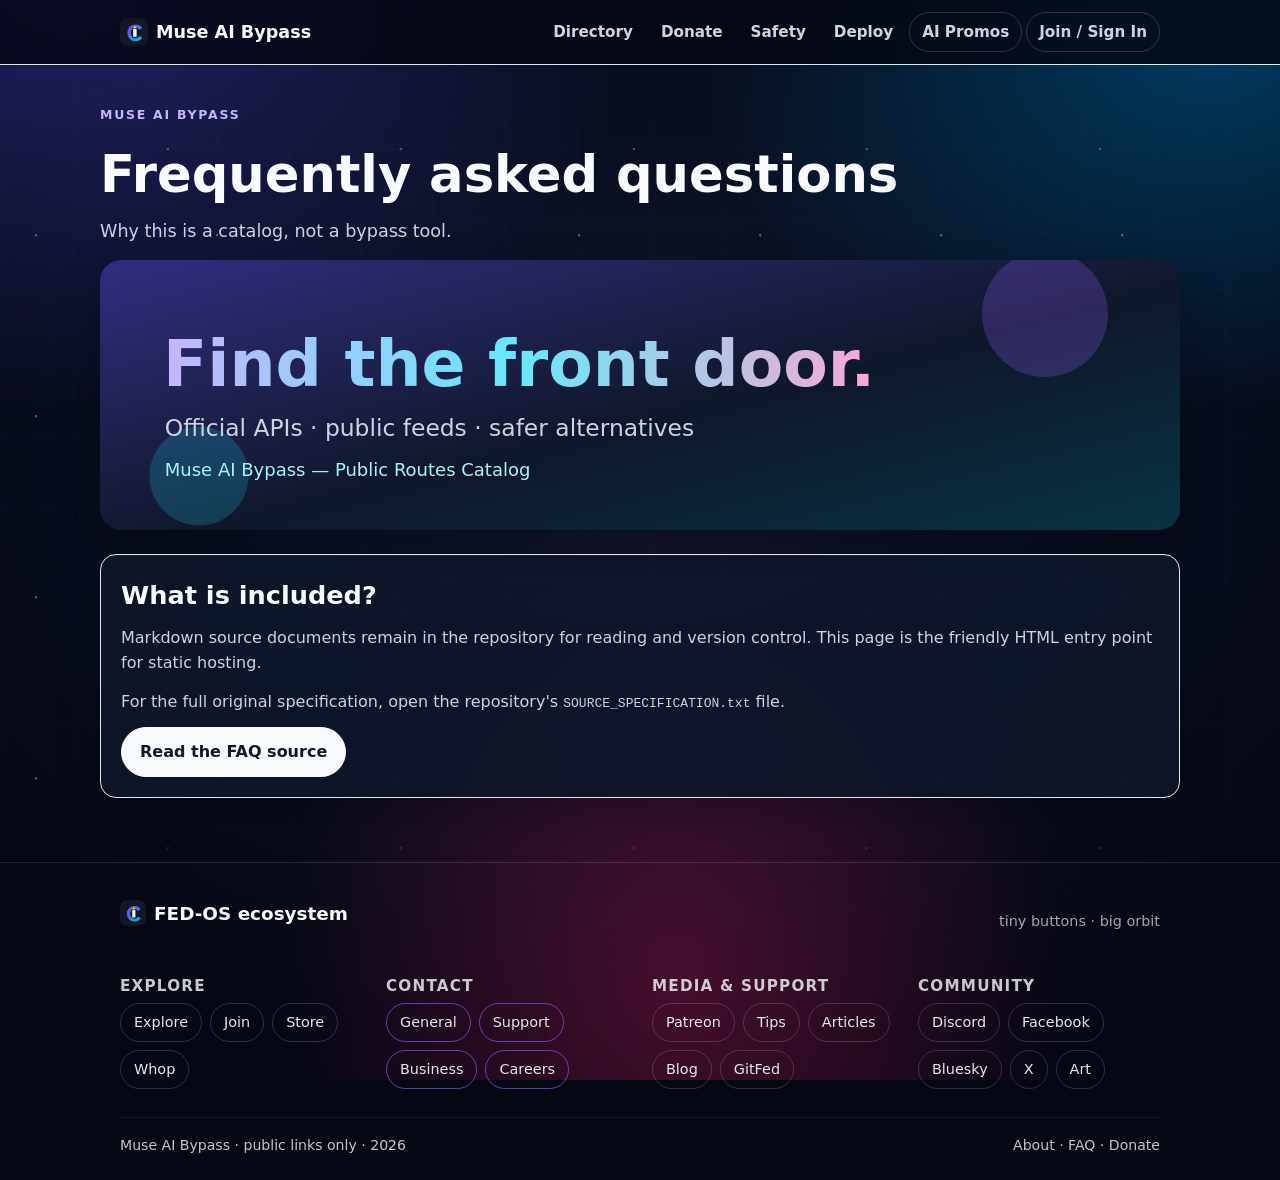
<file: faq.html>
<!doctype html><html lang="en"><head><meta charset="utf-8"><meta name="viewport" content="width=device-width, initial-scale=1"><link rel="icon" href="favicon.svg" type="image/svg+xml"><link rel="stylesheet" href="site.css"><title>Frequently asked questions — Muse AI Bypass</title></head><body><nav class="nav"><div class="wrap nav-inner"><a class="brand" href="index.html"><img src="favicon.svg" alt="Symbol logo"> Muse AI Bypass</a><div class="navlinks"><a href="directory.html">Directory</a><a href="donate.html">Donate</a><a href="safety.html">Safety</a><a href="deployment.html">Deploy</a><a class="nav-promo" href="ai-promos.html">AI Promos</a><a class="nav-auth" href="auth.html">Join / Sign In</a></div></div></nav><main class="wrap section"><span class="eyebrow">Muse AI Bypass</span><h1>Frequently asked questions</h1><p class="lede">Why this is a catalog, not a bypass tool.</p><img class="banner" src="assets/promo-banner.svg" alt="Promotional banner"><div class="card" style="margin-top:1.5rem"><h2>What is included?</h2><p>Markdown source documents remain in the repository for reading and version control. This page is the friendly HTML entry point for static hosting.</p><p>For the full original specification, open the repository's <code>SOURCE_SPECIFICATION.txt</code> file.</p><a class="btn primary" href="index.html">Read the FAQ source</a></div></main><footer class="site-footer"><div class="wrap footer-shell"><div class="footer-sparkles" aria-hidden="true"></div><div class="footer-head"><a class="footer-brand" href="index.html"><img src="favicon.svg" alt="Symbol logo"> FED-OS ecosystem</a><p class="footer-kicker">tiny buttons · big orbit</p></div><div class="footer-grid"><section class="footer-group"><h3>Explore</h3><div class="footer-buttons"><a class="footer-btn" href="https://www.fedpromptly.org" target="_blank" rel="noopener noreferrer">Explore</a><a class="footer-btn" href="https://www.fedpromptly.com/aid" target="_blank" rel="noopener noreferrer">Join</a><a class="footer-btn" href="https://www.jabburr.com/fed-os" target="_blank" rel="noopener noreferrer">Store</a><a class="footer-btn" href="https://whop.com/fedpromptly/" target="_blank" rel="noopener noreferrer">Whop</a></div></section><section class="footer-group"><h3>Contact</h3><div class="footer-buttons"><a class="footer-btn email" href="mailto:contact@fedpromptly.com">General</a><a class="footer-btn email" href="mailto:support@fedpromptly.com">Support</a><a class="footer-btn email" href="mailto:business@fedpromptly.com">Business</a><a class="footer-btn email" href="mailto:careers@fedpromptly.com">Careers</a></div></section><section class="footer-group"><h3>Media & support</h3><div class="footer-buttons"><a class="footer-btn" href="https://www.patreon.com/c/FEDpromptly" target="_blank" rel="noopener noreferrer">Patreon</a><a class="footer-btn" href="https://buymeacoffee.com/fedpromptly" target="_blank" rel="noopener noreferrer">Tips</a><a class="footer-btn" href="https://substack.com/@fedpromptly" target="_blank" rel="noopener noreferrer">Articles</a><a class="footer-btn" href="https://fedpromptly.wordpress.com/" target="_blank" rel="noopener noreferrer">Blog</a><a class="footer-btn" href="https://gitfed.substack.com/" target="_blank" rel="noopener noreferrer">GitFed</a></div></section><section class="footer-group"><h3>Community</h3><div class="footer-buttons"><a class="footer-btn" href="https://discord.gg/Jm4XStx4Pf" target="_blank" rel="noopener noreferrer">Discord</a><a class="footer-btn" href="https://facebook.com/fedpromptly" target="_blank" rel="noopener noreferrer">Facebook</a><a class="footer-btn" href="https://bsky.app/profile/fed-os.bsky.social" target="_blank" rel="noopener noreferrer">Bluesky</a><a class="footer-btn" href="https://x.com/Fedpromptly" target="_blank" rel="noopener noreferrer">X</a><a class="footer-btn" href="https://www.deviantart.com/fedpromptly" target="_blank" rel="noopener noreferrer">Art</a></div></section></div><div class="footer-bottom"><span>Muse AI Bypass · public links only · <span data-year></span></span><span><a href="about.html">About</a> · <a href="faq.html">FAQ</a> · <a href="donate.html">Donate</a></span></div></div></footer><script src="site.js"></script></body></html>
</file>
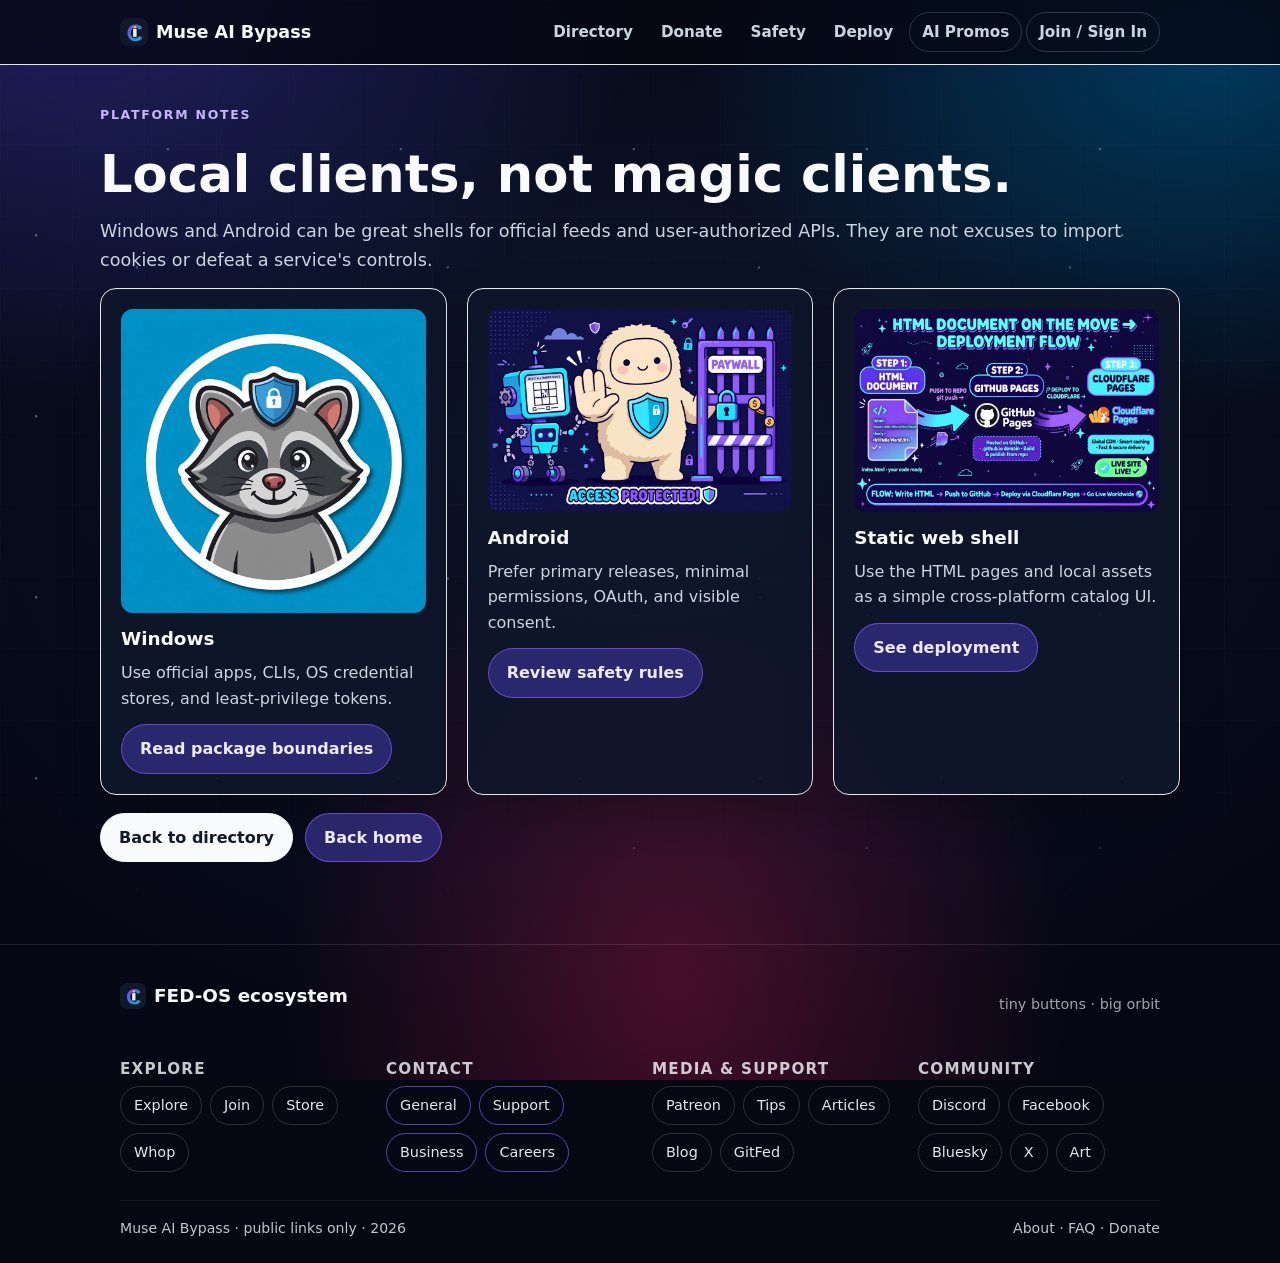
<file: platforms.html>
<!doctype html><html lang="en"><head><meta charset="utf-8"><meta name="viewport" content="width=device-width, initial-scale=1"><link rel="icon" href="favicon.svg" type="image/svg+xml"><link rel="stylesheet" href="site.css"><title>Platform Notes — Muse AI Bypass</title></head><body><nav class="nav"><div class="wrap nav-inner"><a class="brand" href="index.html"><img src="favicon.svg" alt="Symbol logo"> Muse AI Bypass</a><div class="navlinks"><a href="directory.html">Directory</a><a href="donate.html">Donate</a><a href="safety.html">Safety</a><a href="deployment.html">Deploy</a><a class="nav-promo" href="ai-promos.html">AI Promos</a><a class="nav-auth" href="auth.html">Join / Sign In</a></div></div></nav><main class="wrap section"><span class="eyebrow">Platform notes</span><h1>Local clients, not magic clients.</h1><p class="lede">Windows and Android can be great shells for official feeds and user-authorized APIs. They are not excuses to import cookies or defeat a service's controls.</p><div class="grid"><article class="card"><img src="assets/promo-sticker.png" alt="Privacy raccoon sticker"><h3>Windows</h3><p>Use official apps, CLIs, OS credential stores, and least-privilege tokens.</p><a class="btn accent" href="about.html">Read package boundaries</a></article><article class="card"><img src="assets/promo-safety.png" alt="Shield mascot"><h3>Android</h3><p>Prefer primary releases, minimal permissions, OAuth, and visible consent.</p><a class="btn accent" href="safety.html">Review safety rules</a></article><article class="card"><img src="assets/promo-pipeline.png" alt="Static deployment illustration"><h3>Static web shell</h3><p>Use the HTML pages and local assets as a simple cross-platform catalog UI.</p><a class="btn accent" href="deployment.html">See deployment</a></article></div><div class="actions"><a class="btn primary" href="directory.html">Back to directory</a><a class="btn accent" href="index.html">Back home</a></div></main><footer class="site-footer"><div class="wrap footer-shell"><div class="footer-sparkles" aria-hidden="true"></div><div class="footer-head"><a class="footer-brand" href="index.html"><img src="favicon.svg" alt="Symbol logo"> FED-OS ecosystem</a><p class="footer-kicker">tiny buttons · big orbit</p></div><div class="footer-grid"><section class="footer-group"><h3>Explore</h3><div class="footer-buttons"><a class="footer-btn" href="https://www.fedpromptly.org" target="_blank" rel="noopener noreferrer">Explore</a><a class="footer-btn" href="https://www.fedpromptly.com/aid" target="_blank" rel="noopener noreferrer">Join</a><a class="footer-btn" href="https://www.jabburr.com/fed-os" target="_blank" rel="noopener noreferrer">Store</a><a class="footer-btn" href="https://whop.com/fedpromptly/" target="_blank" rel="noopener noreferrer">Whop</a></div></section><section class="footer-group"><h3>Contact</h3><div class="footer-buttons"><a class="footer-btn email" href="mailto:contact@fedpromptly.com">General</a><a class="footer-btn email" href="mailto:support@fedpromptly.com">Support</a><a class="footer-btn email" href="mailto:business@fedpromptly.com">Business</a><a class="footer-btn email" href="mailto:careers@fedpromptly.com">Careers</a></div></section><section class="footer-group"><h3>Media & support</h3><div class="footer-buttons"><a class="footer-btn" href="https://www.patreon.com/c/FEDpromptly" target="_blank" rel="noopener noreferrer">Patreon</a><a class="footer-btn" href="https://buymeacoffee.com/fedpromptly" target="_blank" rel="noopener noreferrer">Tips</a><a class="footer-btn" href="https://substack.com/@fedpromptly" target="_blank" rel="noopener noreferrer">Articles</a><a class="footer-btn" href="https://fedpromptly.wordpress.com/" target="_blank" rel="noopener noreferrer">Blog</a><a class="footer-btn" href="https://gitfed.substack.com/" target="_blank" rel="noopener noreferrer">GitFed</a></div></section><section class="footer-group"><h3>Community</h3><div class="footer-buttons"><a class="footer-btn" href="https://discord.gg/Jm4XStx4Pf" target="_blank" rel="noopener noreferrer">Discord</a><a class="footer-btn" href="https://facebook.com/fedpromptly" target="_blank" rel="noopener noreferrer">Facebook</a><a class="footer-btn" href="https://bsky.app/profile/fed-os.bsky.social" target="_blank" rel="noopener noreferrer">Bluesky</a><a class="footer-btn" href="https://x.com/Fedpromptly" target="_blank" rel="noopener noreferrer">X</a><a class="footer-btn" href="https://www.deviantart.com/fedpromptly" target="_blank" rel="noopener noreferrer">Art</a></div></section></div><div class="footer-bottom"><span>Muse AI Bypass · public links only · <span data-year></span></span><span><a href="about.html">About</a> · <a href="faq.html">FAQ</a> · <a href="donate.html">Donate</a></span></div></div></footer><script src="site.js"></script></body></html>
</file>
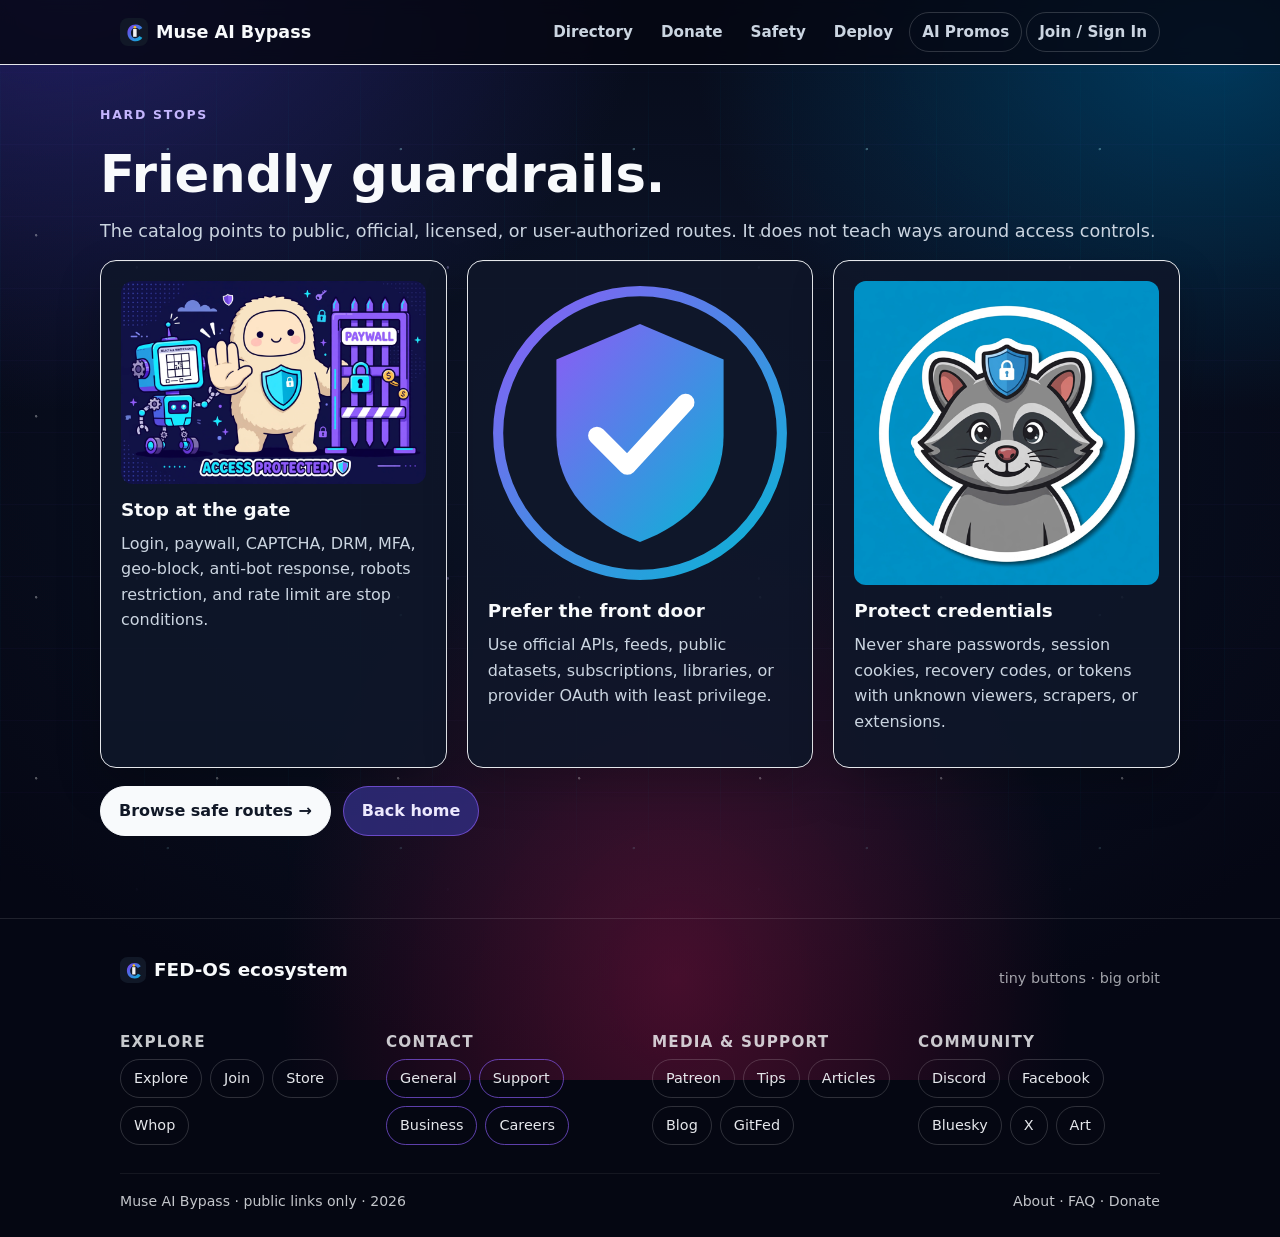
<file: safety.html>
<!doctype html><html lang="en"><head><meta charset="utf-8"><meta name="viewport" content="width=device-width, initial-scale=1"><link rel="icon" href="favicon.svg" type="image/svg+xml"><link rel="stylesheet" href="site.css"><title>Safety — Muse AI Bypass</title></head><body><nav class="nav"><div class="wrap nav-inner"><a class="brand" href="index.html"><img src="favicon.svg" alt="Symbol logo"> Muse AI Bypass</a><div class="navlinks"><a href="directory.html">Directory</a><a href="donate.html">Donate</a><a href="safety.html">Safety</a><a href="deployment.html">Deploy</a><a class="nav-promo" href="ai-promos.html">AI Promos</a><a class="nav-auth" href="auth.html">Join / Sign In</a></div></div></nav><main class="wrap section"><span class="eyebrow">Hard stops</span><h1>Friendly guardrails.</h1><p class="lede">The catalog points to public, official, licensed, or user-authorized routes. It does not teach ways around access controls.</p><div class="grid"><article class="card"><img src="assets/promo-safety.png" alt="Shield mascot stopping unsafe routes"><h3>Stop at the gate</h3><p>Login, paywall, CAPTCHA, DRM, MFA, geo-block, anti-bot response, robots restriction, and rate limit are stop conditions.</p></article><article class="card"><img src="assets/promo-badge.svg" alt="Public route badge"><h3>Prefer the front door</h3><p>Use official APIs, feeds, public datasets, subscriptions, libraries, or provider OAuth with least privilege.</p></article><article class="card"><img src="assets/promo-sticker.png" alt="Privacy raccoon sticker"><h3>Protect credentials</h3><p>Never share passwords, session cookies, recovery codes, or tokens with unknown viewers, scrapers, or extensions.</p></article></div><div class="actions"><a class="btn primary" href="directory.html">Browse safe routes →</a><a class="btn accent" href="index.html">Back home</a></div></main><footer class="site-footer"><div class="wrap footer-shell"><div class="footer-sparkles" aria-hidden="true"></div><div class="footer-head"><a class="footer-brand" href="index.html"><img src="favicon.svg" alt="Symbol logo"> FED-OS ecosystem</a><p class="footer-kicker">tiny buttons · big orbit</p></div><div class="footer-grid"><section class="footer-group"><h3>Explore</h3><div class="footer-buttons"><a class="footer-btn" href="https://www.fedpromptly.org" target="_blank" rel="noopener noreferrer">Explore</a><a class="footer-btn" href="https://www.fedpromptly.com/aid" target="_blank" rel="noopener noreferrer">Join</a><a class="footer-btn" href="https://www.jabburr.com/fed-os" target="_blank" rel="noopener noreferrer">Store</a><a class="footer-btn" href="https://whop.com/fedpromptly/" target="_blank" rel="noopener noreferrer">Whop</a></div></section><section class="footer-group"><h3>Contact</h3><div class="footer-buttons"><a class="footer-btn email" href="mailto:contact@fedpromptly.com">General</a><a class="footer-btn email" href="mailto:support@fedpromptly.com">Support</a><a class="footer-btn email" href="mailto:business@fedpromptly.com">Business</a><a class="footer-btn email" href="mailto:careers@fedpromptly.com">Careers</a></div></section><section class="footer-group"><h3>Media & support</h3><div class="footer-buttons"><a class="footer-btn" href="https://www.patreon.com/c/FEDpromptly" target="_blank" rel="noopener noreferrer">Patreon</a><a class="footer-btn" href="https://buymeacoffee.com/fedpromptly" target="_blank" rel="noopener noreferrer">Tips</a><a class="footer-btn" href="https://substack.com/@fedpromptly" target="_blank" rel="noopener noreferrer">Articles</a><a class="footer-btn" href="https://fedpromptly.wordpress.com/" target="_blank" rel="noopener noreferrer">Blog</a><a class="footer-btn" href="https://gitfed.substack.com/" target="_blank" rel="noopener noreferrer">GitFed</a></div></section><section class="footer-group"><h3>Community</h3><div class="footer-buttons"><a class="footer-btn" href="https://discord.gg/Jm4XStx4Pf" target="_blank" rel="noopener noreferrer">Discord</a><a class="footer-btn" href="https://facebook.com/fedpromptly" target="_blank" rel="noopener noreferrer">Facebook</a><a class="footer-btn" href="https://bsky.app/profile/fed-os.bsky.social" target="_blank" rel="noopener noreferrer">Bluesky</a><a class="footer-btn" href="https://x.com/Fedpromptly" target="_blank" rel="noopener noreferrer">X</a><a class="footer-btn" href="https://www.deviantart.com/fedpromptly" target="_blank" rel="noopener noreferrer">Art</a></div></section></div><div class="footer-bottom"><span>Muse AI Bypass · public links only · <span data-year></span></span><span><a href="about.html">About</a> · <a href="faq.html">FAQ</a> · <a href="donate.html">Donate</a></span></div></div></footer><script src="site.js"></script></body></html>
</file>
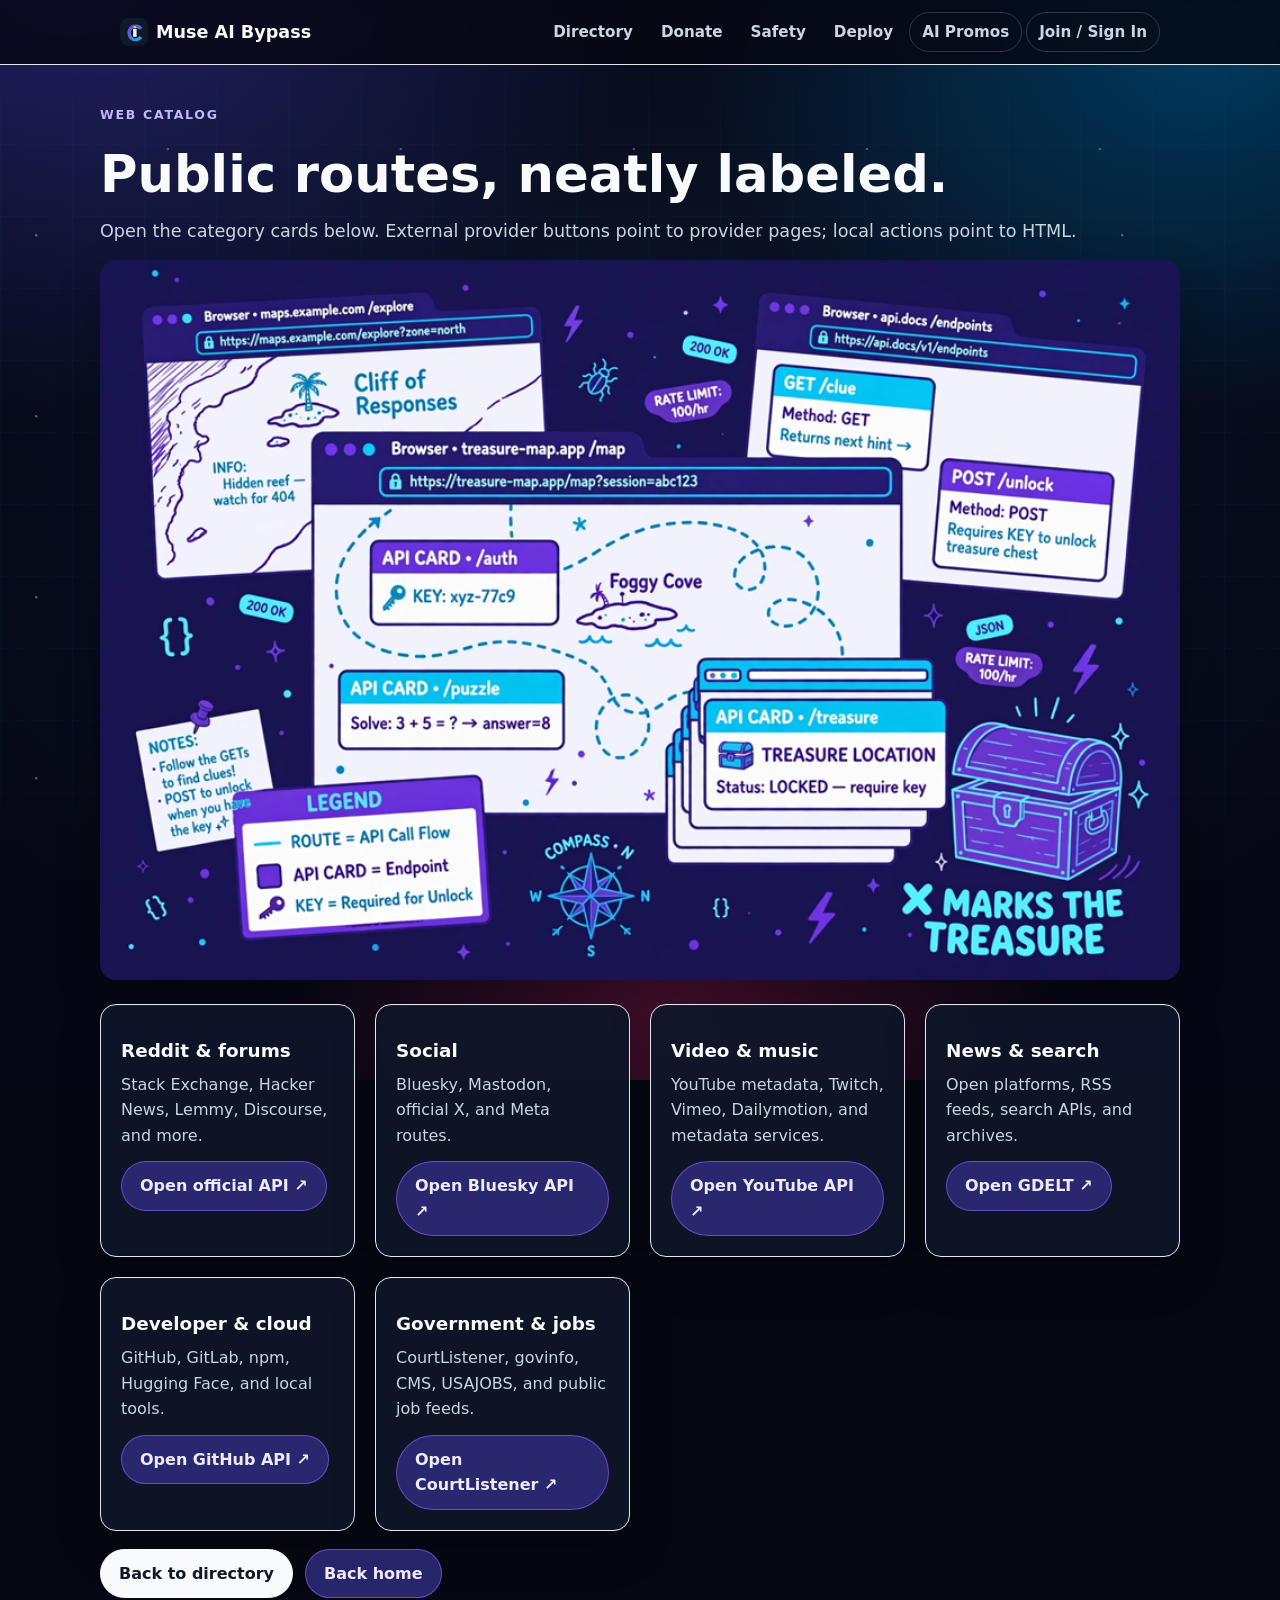
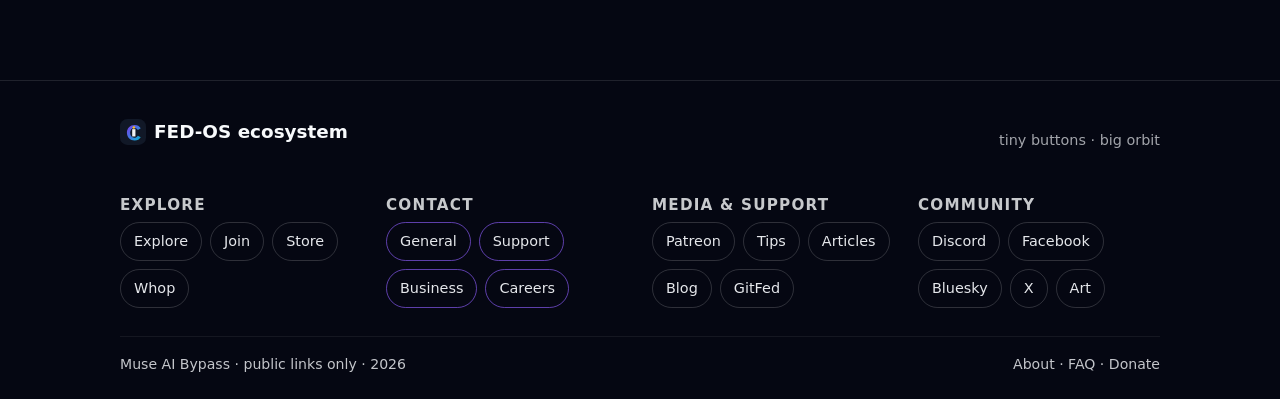
<file: web.html>
<!doctype html><html lang="en"><head><meta charset="utf-8"><meta name="viewport" content="width=device-width, initial-scale=1"><link rel="icon" href="favicon.svg" type="image/svg+xml"><link rel="stylesheet" href="site.css"><title>Web Catalog — Muse AI Bypass</title></head><body><nav class="nav"><div class="wrap nav-inner"><a class="brand" href="index.html"><img src="favicon.svg" alt="Symbol logo"> Muse AI Bypass</a><div class="navlinks"><a href="directory.html">Directory</a><a href="donate.html">Donate</a><a href="safety.html">Safety</a><a href="deployment.html">Deploy</a><a class="nav-promo" href="ai-promos.html">AI Promos</a><a class="nav-auth" href="auth.html">Join / Sign In</a></div></div></nav><main class="wrap section"><span class="eyebrow">Web catalog</span><h1>Public routes, neatly labeled.</h1><p class="lede">Open the category cards below. External provider buttons point to provider pages; local actions point to HTML.</p><img class="banner" src="assets/promo-catalog.png" alt="Catalog treasure map illustration"><div class="grid" style="margin-top:1.5rem"><article class="card"><h3>Reddit & forums</h3><p>Stack Exchange, Hacker News, Lemmy, Discourse, and more.</p><a class="btn accent" href="https://api.stackexchange.com" target="_blank" rel="noopener">Open official API ↗</a></article><article class="card"><h3>Social</h3><p>Bluesky, Mastodon, official X, and Meta routes.</p><a class="btn accent" href="https://public.api.bsky.app" target="_blank" rel="noopener">Open Bluesky API ↗</a></article><article class="card"><h3>Video & music</h3><p>YouTube metadata, Twitch, Vimeo, Dailymotion, and metadata services.</p><a class="btn accent" href="https://developers.google.com/youtube/v3" target="_blank" rel="noopener">Open YouTube API ↗</a></article><article class="card"><h3>News & search</h3><p>Open platforms, RSS feeds, search APIs, and archives.</p><a class="btn accent" href="https://www.gdeltproject.org" target="_blank" rel="noopener">Open GDELT ↗</a></article><article class="card"><h3>Developer & cloud</h3><p>GitHub, GitLab, npm, Hugging Face, and local tools.</p><a class="btn accent" href="https://api.github.com" target="_blank" rel="noopener">Open GitHub API ↗</a></article><article class="card"><h3>Government & jobs</h3><p>CourtListener, govinfo, CMS, USAJOBS, and public job feeds.</p><a class="btn accent" href="https://www.courtlistener.com" target="_blank" rel="noopener">Open CourtListener ↗</a></article></div><div class="actions"><a class="btn primary" href="directory.html">Back to directory</a><a class="btn accent" href="index.html">Back home</a></div></main><footer class="site-footer"><div class="wrap footer-shell"><div class="footer-sparkles" aria-hidden="true"></div><div class="footer-head"><a class="footer-brand" href="index.html"><img src="favicon.svg" alt="Symbol logo"> FED-OS ecosystem</a><p class="footer-kicker">tiny buttons · big orbit</p></div><div class="footer-grid"><section class="footer-group"><h3>Explore</h3><div class="footer-buttons"><a class="footer-btn" href="https://www.fedpromptly.org" target="_blank" rel="noopener noreferrer">Explore</a><a class="footer-btn" href="https://www.fedpromptly.com/aid" target="_blank" rel="noopener noreferrer">Join</a><a class="footer-btn" href="https://www.jabburr.com/fed-os" target="_blank" rel="noopener noreferrer">Store</a><a class="footer-btn" href="https://whop.com/fedpromptly/" target="_blank" rel="noopener noreferrer">Whop</a></div></section><section class="footer-group"><h3>Contact</h3><div class="footer-buttons"><a class="footer-btn email" href="mailto:contact@fedpromptly.com">General</a><a class="footer-btn email" href="mailto:support@fedpromptly.com">Support</a><a class="footer-btn email" href="mailto:business@fedpromptly.com">Business</a><a class="footer-btn email" href="mailto:careers@fedpromptly.com">Careers</a></div></section><section class="footer-group"><h3>Media & support</h3><div class="footer-buttons"><a class="footer-btn" href="https://www.patreon.com/c/FEDpromptly" target="_blank" rel="noopener noreferrer">Patreon</a><a class="footer-btn" href="https://buymeacoffee.com/fedpromptly" target="_blank" rel="noopener noreferrer">Tips</a><a class="footer-btn" href="https://substack.com/@fedpromptly" target="_blank" rel="noopener noreferrer">Articles</a><a class="footer-btn" href="https://fedpromptly.wordpress.com/" target="_blank" rel="noopener noreferrer">Blog</a><a class="footer-btn" href="https://gitfed.substack.com/" target="_blank" rel="noopener noreferrer">GitFed</a></div></section><section class="footer-group"><h3>Community</h3><div class="footer-buttons"><a class="footer-btn" href="https://discord.gg/Jm4XStx4Pf" target="_blank" rel="noopener noreferrer">Discord</a><a class="footer-btn" href="https://facebook.com/fedpromptly" target="_blank" rel="noopener noreferrer">Facebook</a><a class="footer-btn" href="https://bsky.app/profile/fed-os.bsky.social" target="_blank" rel="noopener noreferrer">Bluesky</a><a class="footer-btn" href="https://x.com/Fedpromptly" target="_blank" rel="noopener noreferrer">X</a><a class="footer-btn" href="https://www.deviantart.com/fedpromptly" target="_blank" rel="noopener noreferrer">Art</a></div></section></div><div class="footer-bottom"><span>Muse AI Bypass · public links only · <span data-year></span></span><span><a href="about.html">About</a> · <a href="faq.html">FAQ</a> · <a href="donate.html">Donate</a></span></div></div></footer><script src="site.js"></script></body></html>
</file>
<file: site.css>
/* Deep-space canvas: an original dark animated background for the whole static site. */
html { background:#050712; }
body { position:relative; isolation:isolate; overflow-x:hidden; color:#e5e7eb; background:#050712; }
body::before { content:""; position:fixed; inset:-20%; z-index:-2; pointer-events:none; background:radial-gradient(ellipse at 18% 12%,#312e81aa 0%,transparent 28%),radial-gradient(ellipse at 82% 18%,#07598599 0%,transparent 25%),radial-gradient(ellipse at 52% 92%,#83184377 0%,transparent 30%),radial-gradient(ellipse at 50% 50%,#0f172a 0%,#050712 68%); filter:saturate(1.15); animation:spaceAurora 22s ease-in-out infinite alternate; }
body::after { content:""; position:fixed; inset:0; z-index:-1; pointer-events:none; opacity:.32; background-image:linear-gradient(#8b5cf61c 1px,transparent 1px),linear-gradient(90deg,#22d3ee18 1px,transparent 1px),radial-gradient(circle at 20% 30%,#fff 0 1px,transparent 1.5px),radial-gradient(circle at 72% 64%,#a5f3fc 0 1px,transparent 1.5px),radial-gradient(circle at 44% 86%,#c4b5fd 0 1px,transparent 1.5px); background-size:72px 72px,72px 72px,181px 181px,233px 233px,311px 311px; mask-image:linear-gradient(to bottom,transparent 0%,#000 14%,#000 86%,transparent 100%); animation:spaceDrift 30s linear infinite; }
body > * { position:relative; z-index:1; }
.nav { background:#050712cc; border-bottom-color:#ffffff1c; }
.navlinks a { color:#cbd5e1; }
.navlinks a:hover { background:#ffffff12; color:#fff; }
.brand { color:#f8fafc; }
.eyebrow { color:#c4b5fd; }
.lede { color:#cbd5e1; }
h1,h2,h3 { color:#f8fafc; }
.gradient { background-image:linear-gradient(100deg,#c4b5fd,#67e8f9,#f9a8d4,#c4b5fd); }
.card { background:#0f172ae6; border-color:#ffffff1c; box-shadow:0 18px 44px #00000038, inset 0 1px #ffffff0c; }
.card p { color:#cbd5e1; }
.card:hover { border-color:#a78bfa99; }
.pill { background:#083344; color:#a5f3fc; }
.marquee { border-color:#ffffff1c; background:#0b1120cc; }
.marquee-track { color:#cbd5e1; }
.btn { border-color:#ffffff2b; }
.btn.primary { background:#f8fafc; color:#111827; border-color:#f8fafc; }
.btn.accent { background:#312e81cc; color:#ede9fe; border-color:#8b5cf6aa; }
.notice { background:#2a1e0bcc; color:#fde68a; }
.banner { box-shadow:0 18px 42px #00000045; }
@keyframes spaceAurora { 0% { transform:translate3d(-2%, -1%, 0) scale(1); } 50% { transform:translate3d(2%, 2%, 0) scale(1.06); } 100% { transform:translate3d(-1%, 4%, 0) scale(1.12); } }
@keyframes spaceDrift { from { background-position:0 0,0 0,0 0,0 0,0 0; } to { background-position:72px 144px,-72px 72px,181px -181px,-233px 233px,311px -311px; } }
@media (prefers-reduced-motion:reduce) { body::before,body::after { animation:none; } }

/* --- Base layout (added 2026-11-07: the theme above styled colors only;
   no layout rules existed, so pages rendered as an unstyled stack) --- */
* { box-sizing:border-box; }
body { margin:0; font-family:system-ui,-apple-system,"Segoe UI",Roboto,sans-serif; line-height:1.6; }
img { max-width:100%; height:auto; }
a { color:#a5f3fc; }
main { padding:0 0 40px; }
.wrap { max-width:1080px; margin:0 auto; padding:0 20px; }
h1 { font-size:clamp(2rem,5vw,3.2rem); line-height:1.1; margin:.4em 0 .3em; }
h2 { font-size:1.6rem; line-height:1.25; margin:.2em 0 .5em; }
h3 { font-size:1.15rem; margin:.6em 0 .3em; }
p { margin:.4em 0 .8em; }
.section { padding:40px 0 8px; }
.eyebrow { display:block; text-transform:uppercase; letter-spacing:.14em; font-size:.78rem; font-weight:700; margin-bottom:.4em; }
.lede { font-size:1.1rem; }
.gradient { -webkit-background-clip:text; background-clip:text; color:transparent; }
.fine-print { font-size:.85rem; opacity:.75; }
.sub { opacity:.8; }

/* Nav */
.nav { position:sticky; top:0; z-index:10; backdrop-filter:blur(8px); border-bottom:1px solid; }
.nav-inner { display:flex; align-items:center; justify-content:space-between; gap:16px; padding-top:12px; padding-bottom:12px; flex-wrap:wrap; }
.brand { display:flex; align-items:center; gap:8px; font-weight:800; font-size:1.1rem; text-decoration:none; }
.brand img { width:28px; height:28px; }
.navlinks { display:flex; align-items:center; gap:4px; flex-wrap:wrap; }
.navlinks a { padding:7px 12px; border-radius:999px; text-decoration:none; font-weight:600; font-size:.95rem; }
.nav-auth, .nav-promo { border:1px solid #ffffff2b; }

/* Hero, buttons, cards */
.hero { display:grid; grid-template-columns:1.15fr .85fr; gap:32px; align-items:center; padding:56px 0 24px; }
.hero-art { width:100%; border-radius:20px; box-shadow:0 18px 42px #00000045; }
.actions { display:flex; gap:12px; flex-wrap:wrap; margin:18px 0; }
.btn { display:inline-flex; align-items:center; gap:6px; padding:11px 18px; border-radius:999px; border:1px solid; text-decoration:none; font-weight:700; cursor:pointer; background:transparent; color:#e5e7eb; }
.btn-primary { background:#f8fafc; color:#111827; border-color:#f8fafc; }
.btn-secondary { background:transparent; color:#e5e7eb; border-color:#ffffff2b; }
.notice { padding:12px 16px; border-radius:12px; border:1px solid #f59e0b55; margin-top:16px; font-size:.95rem; }
.grid { display:grid; grid-template-columns:repeat(auto-fit,minmax(250px,1fr)); gap:20px; }
.card { border:1px solid; border-radius:16px; padding:20px; }
.card img { width:100%; border-radius:12px; display:block; }
.pill { display:inline-block; padding:3px 10px; border-radius:999px; font-size:.78rem; font-weight:700; margin:10px 0 4px; }
.banner { display:block; width:100%; border-radius:16px; }
.reveal { animation:fadeUp .5s ease both; }
@keyframes fadeUp { from { opacity:0; transform:translateY(8px); } to { opacity:1; transform:none; } }

/* Marquee */
.marquee { overflow:hidden; padding:12px 0; border-top:1px solid; border-bottom:1px solid; margin:28px 0 8px; }
.marquee-track { display:inline-block; white-space:nowrap; animation:marquee 26s linear infinite; }
@keyframes marquee { to { transform:translateX(-50%); } }

/* Footer */
.site-footer { margin-top:56px; border-top:1px solid #ffffff1c; padding:36px 0 24px; }
.footer-shell { position:relative; }
.footer-sparkles { pointer-events:none; }
.footer-head { display:flex; align-items:baseline; justify-content:space-between; gap:16px; flex-wrap:wrap; margin-bottom:20px; }
.footer-brand { display:flex; align-items:center; gap:8px; font-weight:800; font-size:1.15rem; color:#f8fafc; text-decoration:none; }
.footer-brand img { width:26px; height:26px; }
.footer-kicker { opacity:.7; font-size:.9rem; }
.footer-grid { display:grid; grid-template-columns:repeat(auto-fit,minmax(180px,1fr)); gap:24px; }
.footer-group h3 { font-size:.95rem; text-transform:uppercase; letter-spacing:.08em; opacity:.8; }
.footer-buttons { display:flex; flex-wrap:wrap; gap:8px; }
.footer-btn { display:inline-block; padding:7px 13px; border:1px solid #ffffff2b; border-radius:999px; color:#e5e7eb; text-decoration:none; font-size:.9rem; }
.footer-btn:hover { background:#ffffff12; }
.footer-btn.email { border-color:#8b5cf6aa; }
.footer-bottom { display:flex; justify-content:space-between; gap:12px; flex-wrap:wrap; margin-top:28px; padding-top:16px; border-top:1px solid #ffffff14; font-size:.88rem; opacity:.85; }
.footer-bottom a { color:#e5e7eb; text-decoration:none; }

/* Sponsor card */
.gh-sponsor-card iframe { max-width:100%; border-radius:12px; }
.ai-promo-preview { margin-top:8px; }

/* AI promos page */
.promo-page { padding-top:32px; }
.promo-hero { text-align:left; margin-bottom:28px; }
.promo-grid { display:grid; grid-template-columns:repeat(auto-fit,minmax(260px,1fr)); gap:20px; }
.promo-card { border:1px solid #ffffff1c; background:#0f172ae6; border-radius:16px; padding:20px; }
.promo-icon { font-size:1.6rem; }
.promo-meta { font-size:.85rem; opacity:.75; margin:.2em 0 .6em; }
.promo-code { display:block; font-family:ui-monospace,Menlo,Consolas,monospace; background:#050712; border:1px solid #ffffff1c; border-radius:8px; padding:10px 12px; margin:10px 0; word-break:break-all; }
.promo-actions { display:flex; gap:8px; flex-wrap:wrap; align-items:center; margin-top:10px; }
.copy-code { padding:8px 14px; border-radius:999px; border:1px solid #8b5cf6aa; background:#312e81cc; color:#ede9fe; font-weight:700; cursor:pointer; }
.copy-status { font-size:.85rem; opacity:.8; }
.promo-disclaimer { margin-top:28px; font-size:.88rem; opacity:.75; }

/* Auth page */
.modal-overlay { position:fixed; inset:0; background:#050712d9; display:flex; align-items:center; justify-content:center; z-index:50; padding:16px; }
.modal-overlay[hidden] { display:none; }
.modal-card { background:#0f172a; border:1px solid #ffffff1c; border-radius:16px; padding:28px; max-width:420px; width:100%; position:relative; }
.close { position:absolute; top:12px; right:14px; background:none; border:none; color:#cbd5e1; font-size:1.4rem; cursor:pointer; }
.form-group { margin:14px 0; }
.form-group label { display:block; font-weight:600; margin-bottom:6px; }
.email-input { width:100%; padding:11px 12px; border-radius:10px; border:1px solid #ffffff2b; background:#050712; color:#e5e7eb; font-size:1rem; }
.form-options { display:flex; justify-content:space-between; align-items:center; gap:12px; flex-wrap:wrap; font-size:.9rem; }
.toggle-auth { background:none; border:none; color:#a5f3fc; cursor:pointer; font-size:.95rem; padding:0; }
.divider { text-align:center; opacity:.6; margin:18px 0 12px; }
.hint { font-size:.85rem; opacity:.75; }
.message { margin-top:12px; font-size:.95rem; }
.logged-in-view { text-align:center; padding:24px 0; }
.avatar { width:72px; height:72px; border-radius:50%; object-fit:cover; margin:0 auto 12px; display:block; }
.status-indicator { display:flex; align-items:center; justify-content:center; gap:8px; margin:12px 0; }
.status-dot { width:10px; height:10px; border-radius:50%; background:#22c55e; display:inline-block; }
.status-text { font-size:.95rem; }
.thank-you-message { margin-top:14px; }
.discord-invite-widget { margin-top:16px; }

/* Donate page */
.donation-hero { padding:48px 0 8px; }
.donation-card { border:1px solid #ffffff1c; background:#0f172ae6; border-radius:16px; padding:24px; }
.payment-grid { display:grid; grid-template-columns:repeat(auto-fit,minmax(220px,1fr)); gap:16px; margin-top:16px; }
.payment-slot { border:1px dashed #ffffff2b; border-radius:12px; padding:18px; text-align:center; }
.gate { border:1px solid #f59e0b55; background:#2a1e0bcc; border-radius:16px; padding:24px; margin:24px 0; }
.gate[hidden] { display:none; }
.gate-panel { max-width:560px; margin:0 auto; text-align:center; }
.gate-actions { display:flex; gap:12px; justify-content:center; flex-wrap:wrap; margin-top:16px; }

@media (max-width:760px) {
  .hero { grid-template-columns:1fr; padding-top:32px; }
  .nav-inner { justify-content:center; text-align:center; }
  .footer-grid { grid-template-columns:repeat(2,1fr); }
}
</file>
